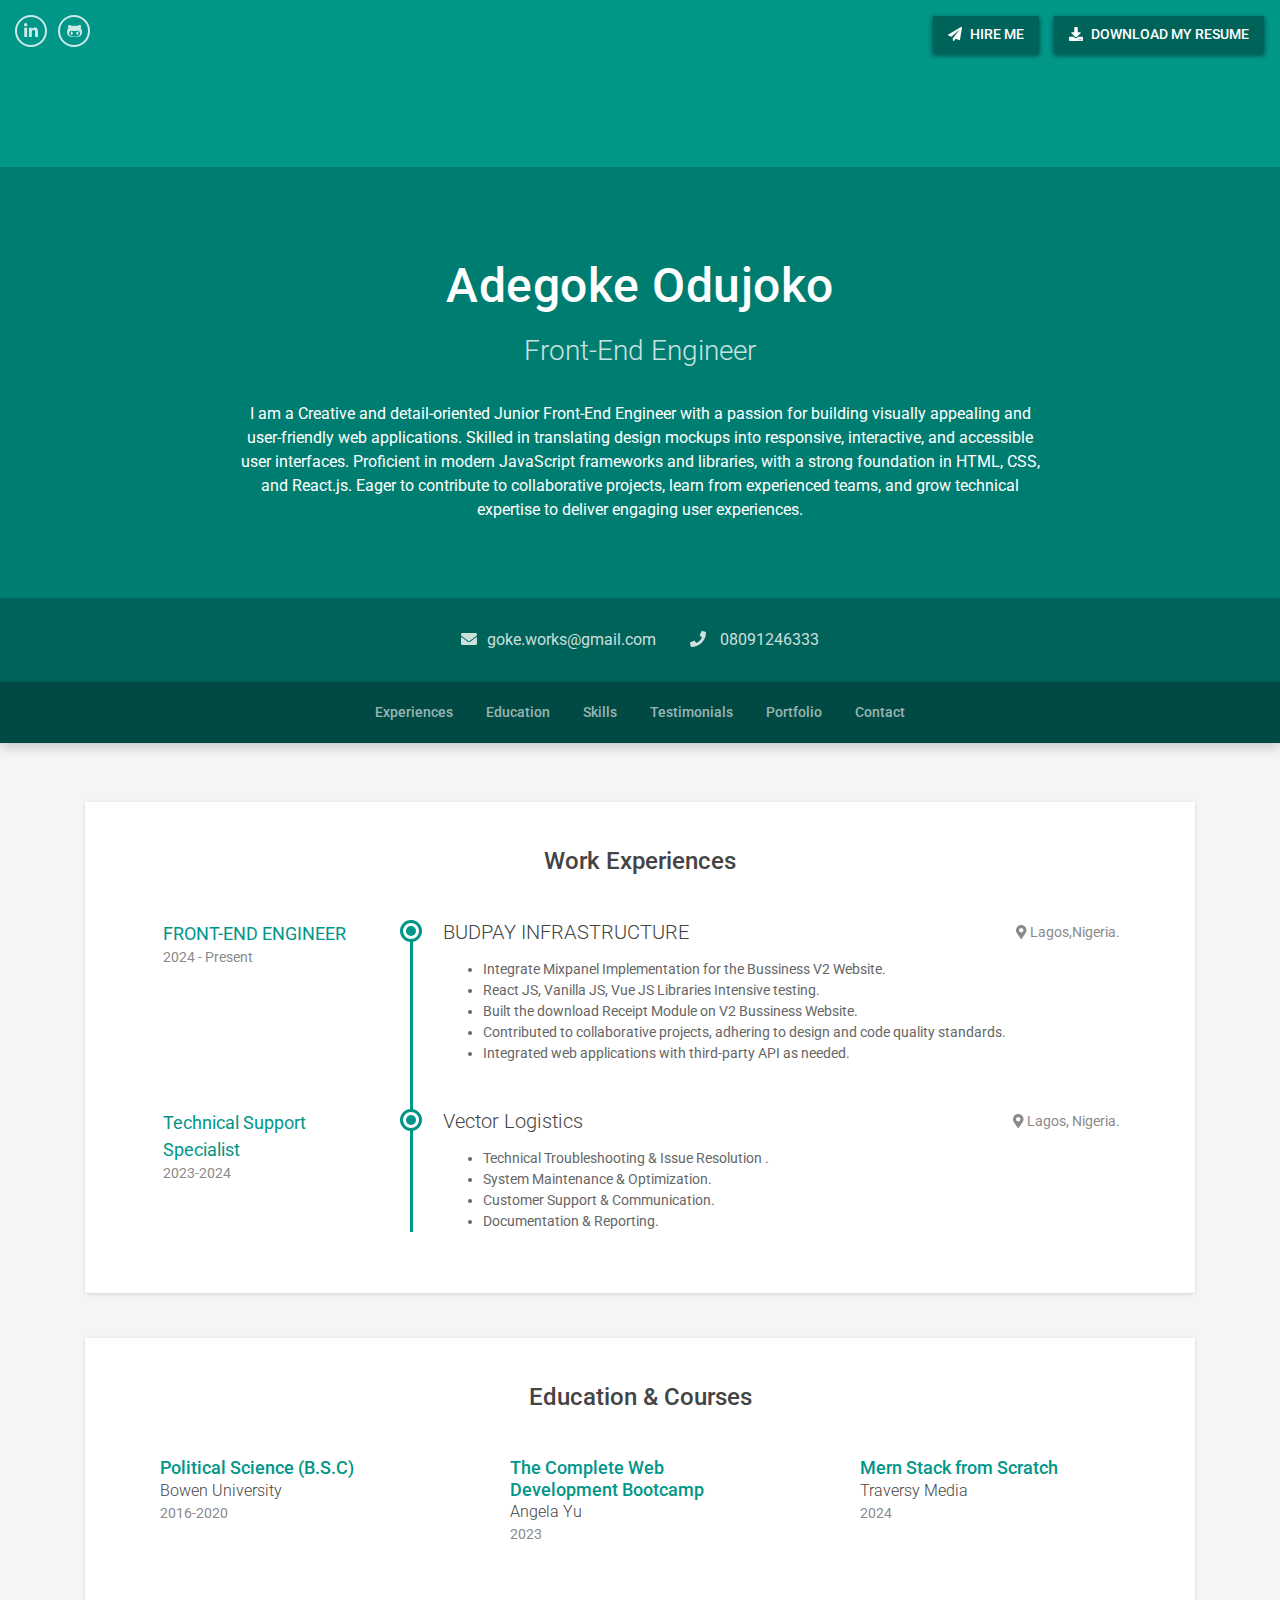
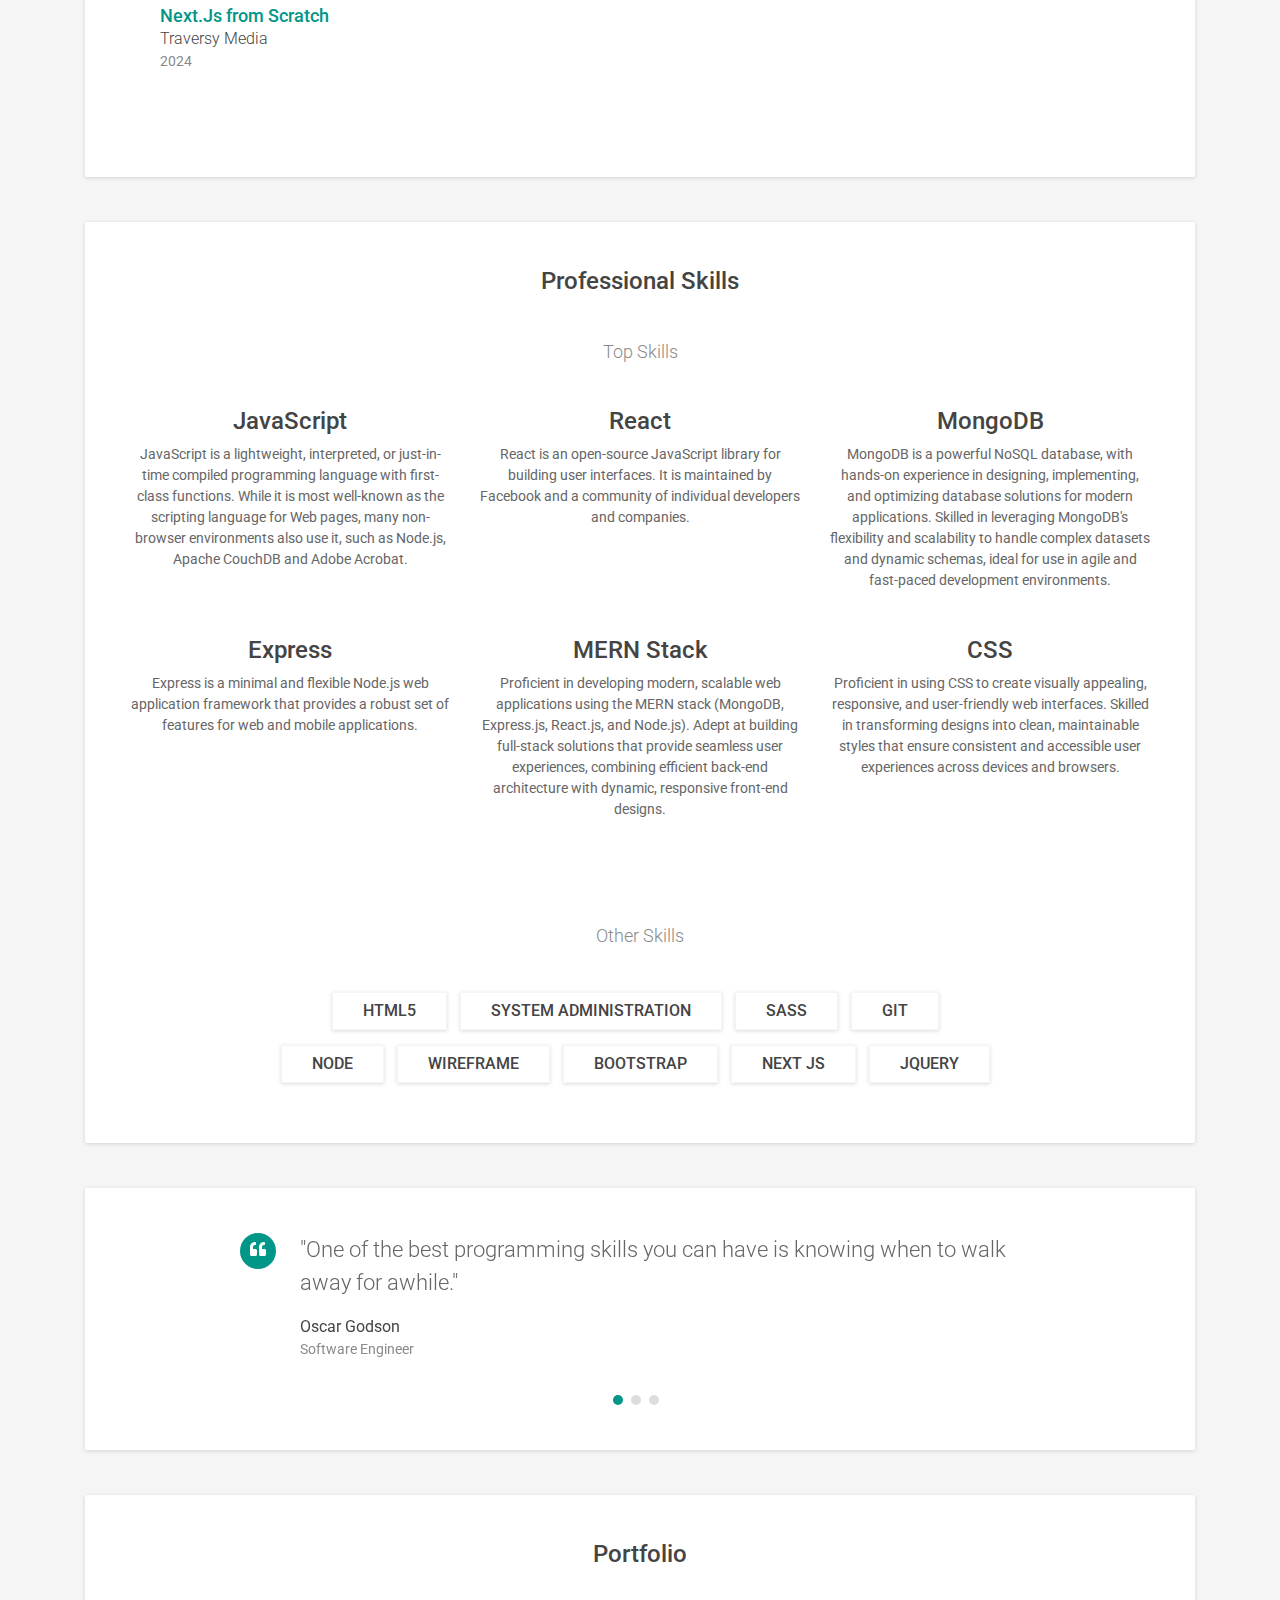
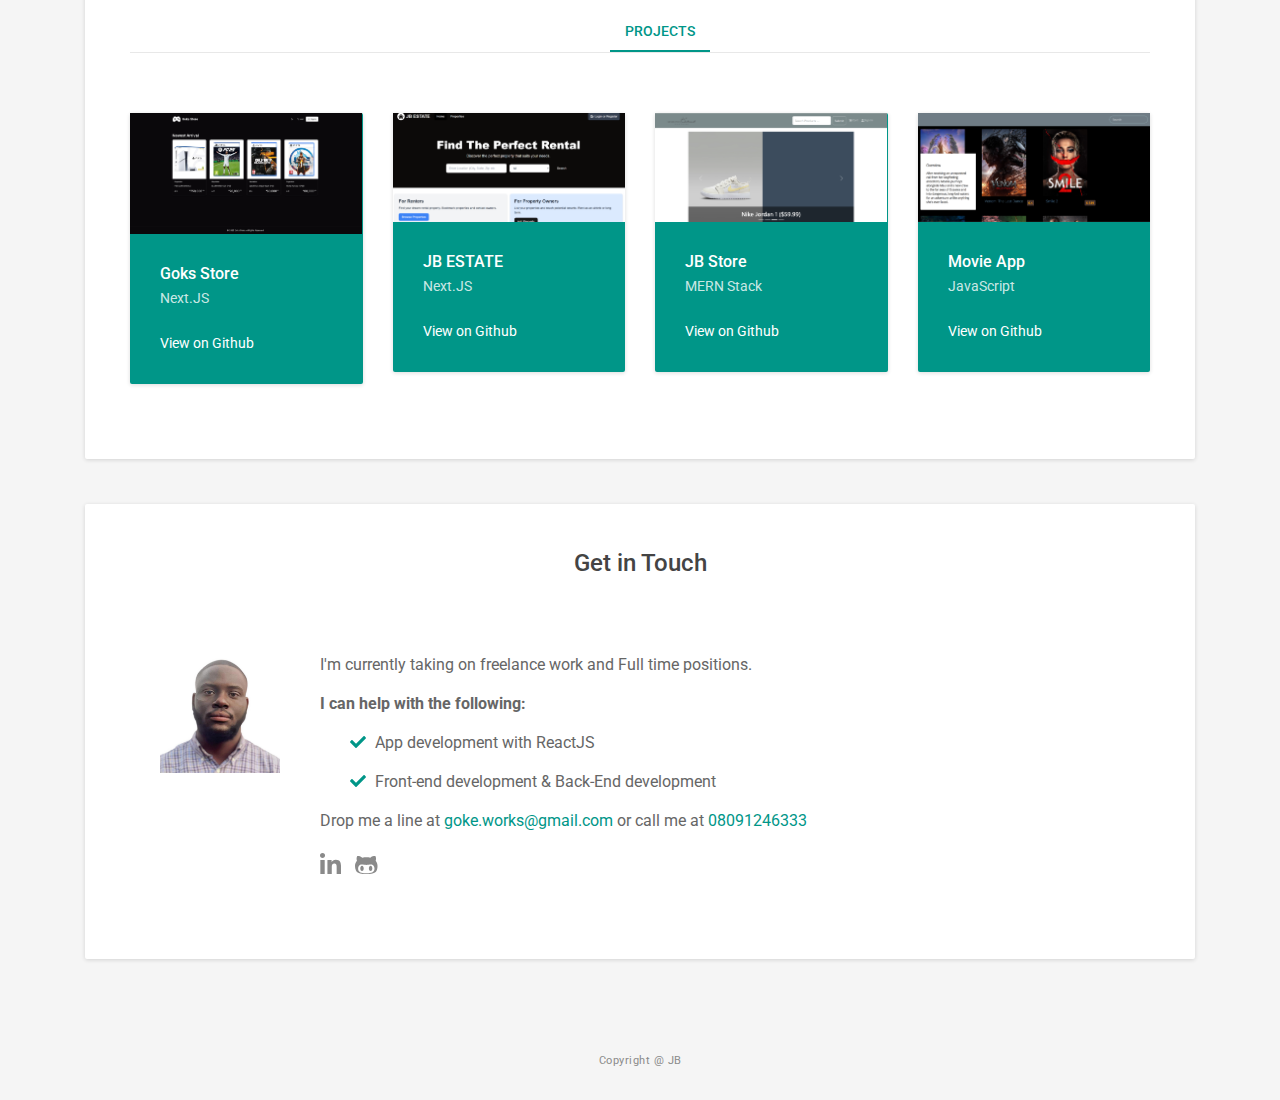
<file: index.html>
<!DOCTYPE html>
<html lang="en">

<head>
    <title>Responsive Resume/CV／Portfolio Template</title>
    <!-- Meta -->
    <meta charset="utf-8">
    <meta http-equiv="X-UA-Compatible" content="IE=edge">
    <meta name="viewport" content="width=device-width, initial-scale=1.0">
    <meta name="description" content="Responsive Resume/CV／Portfolio Template">
    <meta name="author" content="Xiaoying Riley at 3rd Wave Media">
    <link rel="shortcut icon" href="favicon.ico">
    <link
        href='https://fonts.googleapis.com/css?family=Roboto:400,500,400italic,300italic,300,500italic,700,700italic,900,900italic'
        rel='stylesheet' type='text/css'>
    <!-- FontAwesome JS -->
    <script defer src="assets/fontawesome/js/all.js"></script>
    <!-- Global CSS -->
    <link rel="stylesheet" href="assets/plugins/bootstrap/css/bootstrap.min.css">
    <!-- Theme CSS -->
    <link id="theme-style" rel="stylesheet" href="assets/css/theme-3.css">
</head>

<body>

    <header class="header">
        <div class="top-bar container-fluid">
            <div class="actions">
                <a class="btn d-none d-md-inline-block" href="mailto:goke.works@gmail.com"><i class="fas fa-paper-plane"
                        aria-hidden="true"></i> Hire Me</a>
                <a class="btn" href="assets/resume/CV.pdf"><i class="fas fa-download" aria-hidden="true"></i> Download
                    My Resume</a>
            </div><!--//actions-->
            <ul class="social list-inline">
                <li class="list-inline-item"><a href="https://www.linkedin.com/in/adegoke-odujoko"><i
                            class="fab fa-linkedin-in" aria-hidden="true"></i></a></li>
                             <li class="list-inline-item"><a href="https://github.com/BlackboyJb"><i class="fab fa-github-alt"
                            aria-hidden="true"></i></a></li>
                <!-- <li class="list-inline-item"><a href="#"><i class="fab fa-twitter" aria-hidden="true"></i></a></li>
                <li class="list-inline-item"><a href="#"><i class="fab fa-instagram" aria-hidden="true"></i></a></li> -->
                <!-- <li class="list-inline-item"><a href="https://github.com/dejavxtrem"><i class="fab fa-github-alt"
                            aria-hidden="true"></i></a></li> -->
                <!-- <li class="list-inline-item"><a href=""><i class="fab fa-instagram" aria-hidden="true"></i></a></li> -->
                <!-- <li class="list-inline-item"><a href="#"><i class="fab fa-skype" aria-hidden="true"></i></a></li> -->
            </ul><!--//social-->
        </div><!--//top-bar-->

        <div class="intro">
            <div class="container text-center">
                <!-- <img class="profile-image" src="assets/images/picport.png" alt=""> -->
                <h1 class="name">Adegoke Odujoko</h1>
                <div class="title">Front-End Engineer</div>
                <div class="profile">
                    <p>I am a Creative and detail-oriented Junior Front-End Engineer with a passion for building
                        visually appealing and user-friendly web applications. Skilled in translating design mockups
                        into responsive, interactive, and accessible user interfaces. Proficient in modern JavaScript
                        frameworks and libraries, with a strong foundation in HTML, CSS, and React.js. Eager to
                        contribute to collaborative projects, learn from experienced teams, and grow technical expertise
                        to deliver engaging user experiences.</p>
                </div><!--//profile-->
            </div><!--//container-->
        </div><!--//intro-->

        <div class="contact-info">
            <div class="container text-center">
                <ul class="list-inline">
                    <li class="email list-inline-item"><i class="fas fa-envelope"></i><a
                            href="mailto:someone@example.com">goke.works@gmail.com</a></li>
                    <li class="list-inline-item"><i class="fas fa-phone"></i> <a
                            href="tel: +234 8091246333">08091246333</a></li>
                    <!-- <li class="website list-inline-item"><i class="fas fa-globe"></i><a href="#" target="_blank">dejayodujoko.com</a></li> -->
                </ul>
            </div><!--//container-->
        </div><!--//contact-info-->

        <div class="page-nav-space-holder d-none d-md-block">
            <div id="page-nav-wrapper" class="page-nav-wrapper text-center">
                <div class="container">
                    <ul id="page-nav" class="nav page-nav list-inline">
                        <li class="nav-item"><a class="scrollto nav-link" href="#experiences-section">Experiences</a>
                        </li>
                        <li class="nav-item"><a class="scrollto nav-link" href="#education-section">Education</a></li>
                        <li class="nav-item"><a class="scrollto nav-link" href="#skills-section">Skills</a></li>
                        <li class="nav-item"><a class="scrollto nav-link" href="#testimonials-section">Testimonials</a>
                        </li>
                        <li class="nav-item"><a class="scrollto nav-link" href="#portfolio-section">Portfolio</a></li>
                        <li class="nav-item"><a class="scrollto nav-link" href="#contact-section">Contact</a></li>
                    </ul><!--//page-nav-->
                </div>
            </div><!--//page-nav-wrapper-->
        </div>

    </header><!--//header-->

    <div class="wrapper container">
        <section id="experiences-section" class="experiences-section section">
            <h2 class="section-title">Work Experiences</h2>
            <div class="timeline">
                <div class="item">
                    <div class="work-place">
                        <h3 class="place">BUDPAY INFRASTRUCTURE</h3>
                        <div class="location"><i class="fas fa-map-marker-alt mr-1"></i>Lagos,Nigeria.</div>
                    </div>
                    <div class="job-meta">
                        <div class="title">FRONT-END ENGINEER</div>
                        <div class="time">2024 - Present</div>
                    </div><!--//job-meta-->
                    <div class="job-desc">
                        <ul>
                            <li>Integrate Mixpanel Implementation for the Bussiness V2 Website.</li>
                            <li>React JS, Vanilla JS, Vue JS Libraries Intensive testing.</li>
                            <li>Built the download Receipt Module on V2 Bussiness Website. </li>
                            <li>Contributed to collaborative projects, adhering to design and code quality standards.
                            </li>
                            <li>Integrated web applications with third-party API as needed.</li>
                        </ul>
                    </div><!--//job-desc-->
                </div><!--//item-->

                <div class="item">
                    <div class="work-place">
                        <h3 class="place">Vector Logistics</h3>
                        <div class="location"><i class="fas fa-map-marker-alt mr-1"></i>Lagos, Nigeria.</div>
                    </div>
                    <div class="job-meta">
                        <div class="title">Technical Support Specialist</div>
                        <div class="time">2023-2024</div>
                    </div><!--//job-meta-->
                    <div class="job-desc">
                        <ul>
                            <li>Technical Troubleshooting & Issue Resolution .</li>
                            <li>System Maintenance & Optimization.</li>
                            <li>Customer Support & Communication.</li>
                            <li>Documentation & Reporting.</li>
                        </ul>
                    </div><!--//job-desc-->
                </div>

                <!-- <div class="item">
                    <div class="work-place">
                        <h3 class="place">SUPPLYPIKE</h3>
                        <div class="location"><i class="fas fa-map-marker-alt mr-1"></i>Arkansas</div>
                    </div>
                    <div class="job-meta">
                        <div class="title">Integrations Engineer</div>
                        <div class="time">2017 - 2019</div>
                    </div>
                    <div class="job-desc">
                        <ul>
                            <li>Mapping and converting X12 documents to XML, XPATH, JSON, and CSV for
                                Inbound and Outbound Documents series.</li>
                            <li>Works with Supply Chain, and shipping EDI transaction sets (200,900,800
                                series)</li>
                            <li>writing XML, JavaScript, and SQL queries and set up customer Integrations.</li>
                        </ul>
                    </div>
                </div> -->



            </div><!--//timeline-->

        </section><!--//section-->

        <section id="education-section" class="education-section section">
            <h2 class="section-title">Education & Courses</h2>
            <div class="row">
                <!-- <div class="item col-12 col-md-4">
                    <div class="item-inner">
                        <h3 class="degree">MSc Information System</h3>
                        <div class="education-body">
                            University of Arkansas
                        </div>
                        <div class="time">2017 - 2018</div>
                        <div class="desc">
                            
                        </div>
                    </div>
                </div>  -->
                <div class="item col-12 col-md-4">
                    <div class="item-inner">
                        <h3 class="degree">Political Science (B.S.C)</h3>
                        <div class="education-body">
                            Bowen University
                        </div><!--//education-body-->
                        <div class="time">2016-2020</div>
                        <div class="desc">

                        </div>
                    </div><!--//item-inner-->
                </div><!--//item-->


                <div class="item col-12 col-md-4">
                    <div class="item-inner">
                        <h3 class="degree">The Complete Web Development Bootcamp</h3>
                        <div class="education-body">
                            Angela Yu
                        </div>
                        <div class="time">2023</div>
                        <div class="desc">

                        </div>
                    </div>
                </div>


                <div class="item col-12 col-md-4">
                    <div class="item-inner">
                        <h3 class="degree">Mern Stack from Scratch</h3>
                        <div class="education-body">
                            Traversy Media
                        </div>
                        <div class="time">2024</div>
                        <div class="desc">

                        </div>
                    </div>
                </div>

                <div class="item col-12 col-md-4">
                    <div class="item-inner">
                        <h3 class="degree">Next.Js from Scratch</h3>
                        <div class="education-body">
                            Traversy Media
                        </div>
                        <div class="time">2024</div>
                        <div class="desc">

                        </div>
                    </div>
                </div>



            </div><!--//row-->
        </section><!--//section-->


        <section id="skills-section" class="skills-section section text-center">
            <h2 class="section-title">Professional Skills</h2>
            <div class="top-skills">
                <h3 class="subtitle">Top Skills</h3>
                <div class="row">
                    <div class="item col-12 col-md-4">
                        <div class="item-inner">
                            <!-- <div class="chart-easy-pie text-center">
                                <div class="chart-theme-1 chart" data-percent="95"><span>95</span>%</div>
                            </div> -->
                            <h4 class="skill-name">JavaScript</h4>

                            <div class="desc">
                                JavaScript is a lightweight, interpreted, or just-in-time compiled programming language
                                with first-class functions. While it is most well-known as the scripting language for
                                Web pages, many non-browser environments also use it, such as Node.js, Apache CouchDB
                                and Adobe Acrobat.
                            </div>
                        </div><!--//item-inner-->
                    </div><!--//item-->


                    <div class="item col-12 col-md-4">
                        <div class="item-inner">
                            <!-- <div class="chart-easy-pie text-center">
                                <div class="chart-theme-1 chart" data-percent="95"><span>95</span>%</div>
                            </div> -->
                            <h4 class="skill-name">React</h4>

                            <div class="desc">
                                React is an open-source JavaScript library for building user interfaces. It is
                                maintained by Facebook and a community of individual developers and companies.
                            </div>
                        </div><!--//item-inner-->
                    </div><!--//item-->


                    <div class="item col-12 col-md-4">
                        <div class="item-inner">
                            <h4 class="skill-name">MongoDB</h4>

                            <div class="desc">
                                MongoDB is a powerful NoSQL database, with hands-on experience in designing,
                                implementing, and optimizing database solutions for modern applications. Skilled in
                                leveraging MongoDB's flexibility and scalability to handle complex datasets and dynamic
                                schemas, ideal for use in agile and fast-paced development environments.
                            </div>
                        </div>
                    </div>


                    <div class="item col-12 col-md-4">
                        <div class="item-inner">
                            <!-- <div class="chart-easy-pie text-center">
                                <div class="chart-theme-1 chart" data-percent="95"><span>95</span>%</div>
                            </div> -->
                            <h4 class="skill-name">Express</h4>

                            <div class="desc">
                                Express is a minimal and flexible Node.js web application framework that provides a
                                robust set of features for web and mobile applications.
                            </div>
                        </div><!--//item-inner-->
                    </div>



                    <div class="item col-12 col-md-4">
                        <div class="item-inner">
                            <h4 class="skill-name">MERN Stack</h4>

                            <div class="desc">
                                Proficient in developing modern, scalable web applications using the MERN stack
                                (MongoDB, Express.js, React.js, and Node.js). Adept at building full-stack solutions
                                that provide seamless user experiences, combining efficient back-end architecture with
                                dynamic, responsive front-end designs.
                            </div>
                        </div>
                    </div>



                    <div class="item col-12 col-md-4">
                        <div class="item-inner">
                            <h4 class="skill-name">CSS</h4>

                            <div class="desc">
                                Proficient in using CSS to create visually appealing, responsive, and user-friendly web
                                interfaces. Skilled in transforming designs into clean, maintainable styles that ensure
                                consistent and accessible user experiences across devices and browsers.
                            </div>
                        </div>
                    </div>


                </div><!--//row-->
            </div><!--//top-skills-->

            <div class="other-skills">
                <h3 class="subtitle">Other Skills</h3>
                <div class="misc-skills">
                    <span class="skill-tag">HTML5</span>
                    <span class="skill-tag">SYSTEM ADMINISTRATION</span>
                    <span class="skill-tag">SASS</span>
                    <span class="skill-tag">GIT</span>
                    <br>
                    <span class="skill-tag">NODE</span>
                    <span class="skill-tag">WIREFRAME</span>
                    <span class="skill-tag">BOOTSTRAP</span>
                    <span class="skill-tag">NEXT JS</span>
                    <span class="skill-tag">JQUERY</span>

                </div>
            </div><!--//other-skills-->

        </section><!--//skills-section-->

        <section id="testimonials-section" class="testimonials-section section">


            <div id="testimonials-carousel" class="testimonials-carousel carousel slide" data-interval="8000">

                <!-- Indicators -->
                <ol class="carousel-indicators">
                    <li data-target="#testimonials-carousel" data-slide-to="0" class="active"></li>
                    <li data-target="#testimonials-carousel" data-slide-to="1"></li>
                    <li data-target="#testimonials-carousel" data-slide-to="2"></li>
                </ol>

                <!-- Wrapper for slides -->
                <div class="carousel-inner">
                    <div class="item carousel-item active">
                        <blockquote class="quote">
                            <p><span class="icon-holder"><i class="fas fa-quote-left"></i></span>
                                "One of the best programming skills you can have is knowing when to walk away for
                                awhile."</p>
                        </blockquote>
                        <div class="source">
                            <div class="name">Oscar Godson</div>
                            <div class="position">Software Engineer</div>
                        </div><!--//source-->

                    </div><!--//item-->
                    <div class="item carousel-item">
                        <blockquote class="quote">
                            <p><span class="icon-holder"><i class="fas fa-quote-left"></i></span>
                                Without requirements or design, programming is the art of adding bugs to an empty text
                                file</p>

                        </blockquote>
                        <div class="source">
                            <div class="name">Louis Srygley</div>
                            <div class="position">Senior Developer</div>
                        </div><!--//source-->

                    </div><!--//item-->
                    <div class="item carousel-item">
                        <blockquote class="quote">
                            <p><span class="icon-holder"><i class="fas fa-quote-left"></i></span>

                                "No one in the brief history of computing has ever written a piece of perfect software.
                                It's unlikely that you'll be the first."</p>
                        </blockquote>
                        <div class="source">
                            <div class="name">Andrew Hunt</div>
                            <div class="position">Programmer </div>
                        </div><!--//source-->
                    </div><!--//item-->

                </div><!--//carousel-inner-->
            </div><!--//testimonials-carousel-->

        </section><!--//section-->


        <section id="portfolio-section" class="portfolio-section section">
            <h2 class="section-title">Portfolio</h2>
            <ul id="filters" class="filters clearfix">
                <li class="type active" data-filter="*">Projects</li>
                <!-- <li class="type" data-filter=".backend">Full-Stack</li> -->
                <!-- <li class="type" data-filter=".frontend">Front-end</li> -->
            </ul>
            <div class="items-wrapper isotope row">
                <div class="item backend col-lg-3 col-6">
                    <div class="item-inner">
                        <figure class="figure">
                            <img class="img-fluid" src="assets/goksstore.png" alt="" />
                        </figure>
                        <div class="content text-left">
                            <h3 class="sub-title"><a href="https://goks-store.vercel.app/">Goks Store</a>
                            </h3>
                            <div class="meta">Next.JS</div>
                            <div class="action"><a href="https://github.com/BlackboyJb/Goks-Store.git">View on
                                    Github</a> </div>
                        </div>
                    </div>
                </div>

                

                <div class="item backend col-lg-3 col-6">
                    <div class="item-inner">
                        <figure class="figure">
                            <img class="img-fluid" src="assets/jb-estate-screenshot.png" alt="" />
                        </figure>
                        <div class="content text-left">
                            <h3 class="sub-title"><a href="https://jb-housing.vercel.app/">JB ESTATE</a>
                            </h3>
                            <div class="meta">Next.JS</div>
                            <div class="action"><a href="https://github.com/BlackboyJb/JB_Housing.git">View on
                                    Github</a> </div>
                        </div>
                    </div>
                </div>

                <div class="item backend col-lg-3 col-6">
                    <div class="item-inner">
                        <figure class="figure">
                            <img class="img-fluid" src="assets/images/portfolio/jb store.png" alt="" />
                        </figure>
                        <div class="content text-left">
                            <h3 class="sub-title"><a href="https://jb-store-rgsb.onrender.com/">JB Store</a></h3>
                            <div class="meta">MERN Stack</div>
                            <div class="action"><a href="https://github.com/BlackboyJb/JB-store.git">View on
                                    Github</a></div>
                        </div><!--//content-->
                    </div><!--//item-inner-->
                </div><!--//item-->
                
                <div class="item frontend col-lg-3 col-6">
                    <div class="item-inner">
                        <figure class="figure">
                            <img class="img-fluid" src="assets/images/portfolio/movie pic.png" alt="" />
                        </figure>
                        <div class="content text-left">
                            <h3 class="sub-title"><a href=" https://blackboyjb.github.io/Movieapp.html/">Movie App</a>
                            </h3>
                            <div class="meta">JavaScript</div>
                            <div class="action"><a href="https://github.com/BlackboyJb/Movieapp.html.git">View on
                                    Github</a></div>
                        </div><!--//content-->
                    </div>
                </div>


                
                <!-- <div class="item frontend col-lg-3 col-6">
                    <div class="item-inner">
                        <figure class="figure">
                            <img class="img-fluid" src="assets/images/portfolio/github picture.png" alt="" />
                        </figure>
                        <div class="content text-left">
                            <h3 class="sub-title"><a href="https://blackboyjb.github.io/githubSearch.html/">Github
                                    Profile Search</a></h3>
                            <div class="meta">Javascript</div>
                            <div class="action"><a href="https://github.com/BlackboyJb/githubSearch.html.git">View on
                                    Github</a></div>
                        </div>
                    </div>
                </div> -->

            </div><!--//item-wrapper-->

        </section><!--//section-->

        <section id="contact-section" class="contact-section section">
            <h2 class="section-title">Get in Touch</h2>
            <div class="intro">
                <img class="profile-image" src="assets/images/pic.JPG" alt="">
                <div class="dialog">
                    <p>I'm currently taking on freelance work and Full time positions.</p>
                    <p><strong>I can help with the following:</strong></p>
                    <ul class="list-unstyled service-list">
                        <li><i class="fas fa-check" aria-hidden="true"></i> App development with ReactJS</li>
                        <li><i class="fas fa-check" aria-hidden="true"></i> Front-end development & Back-End development</li>
                        <!-- <li><i class="fas fa-check" aria-hidden="true"></i> Back-end development with
                            Ruby/Rails/Node/Express</li>
                        <li><i class="fas fa-check" aria-hidden="true"></i> UI development</li> -->
                        <!-- <li><i class="fas fa-check" aria-hidden="true"></i> EDI development</li> -->
                    </ul>
                    <p>Drop me a line at <a href="mailto:dejavxtrem@dejayodujoko.com">goke.works@gmail.com</a> or
                        call me at <a href="tel:01234567890">08091246333</a></p>
                    <ul class="social list-inline">
                        <li class="list-inline-item"><a href="https://www.linkedin.com/in/adegoke-odujoko/"><i
                                    class="fab fa-linkedin-in" aria-hidden="true"></i></a></li>
                        <!-- <li class="list-inline-item"><a href="#"><i class="fab fa-twitter" aria-hidden="true"></i></a>
                        </li>
                        <li class="list-inline-item"><a href="#"><i class="fab fa-instagram" aria-hidden="true"></i></a>
                        </li> -->
                        <li class="list-inline-item"><a href="https://github.com/BlackboyJb"><i
                                    class="fab fa-github-alt" aria-hidden="true"></i></a></li>
                        <!-- <li class="list-inline-item"><a href="#"><i class="fab fa-skype" aria-hidden="true"></i></a>
                        </li> -->
                    </ul><!--//social-->
                </div><!--//diaplog-->
            </div><!--//intro-->

        </section><!--//section-->

    </div><!--//wrapper-->

    <footer class="footer text-center">
        <div class="container">
            <small class="copyright"> Copyright @ <a href="http://themes.3rdwavemedia.com/"
                    target="_blank">JB</a></small>
        </div><!--//container-->
    </footer>

    <!-- *****CONFIGURE STYLE (REMOVE ON YOUR PRODUCTION SITE)****** -->


    <!-- Javascript -->
    <script type="text/javascript" src="assets/plugins/jquery-3.4.1.min.js"></script>
    <script type="text/javascript" src="assets/plugins/popper.min.js"></script>
    <script type="text/javascript" src="assets/plugins/bootstrap/js/bootstrap.min.js"></script>
    <script type="text/javascript" src="assets/plugins/back-to-top.js"></script>
    <script type="text/javascript" src="assets/plugins/jquery-scrollTo/jquery.scrollTo.min.js"></script>
    <script type="text/javascript" src="assets/plugins/easy-pie-chart/dist/jquery.easypiechart.min.js"></script>
    <script type="text/javascript" src="assets/plugins/imagesloaded.pkgd.min.js"></script>
    <script type="text/javascript" src="assets/plugins/isotope.pkgd.min.js"></script>

    <!-- custom js -->
    <script type="text/javascript" src="assets/js/main.js"></script>

    <!-- Style Switcher (REMOVE ON YOUR PRODUCTION SITE) -->



</body>

</html>
</file>
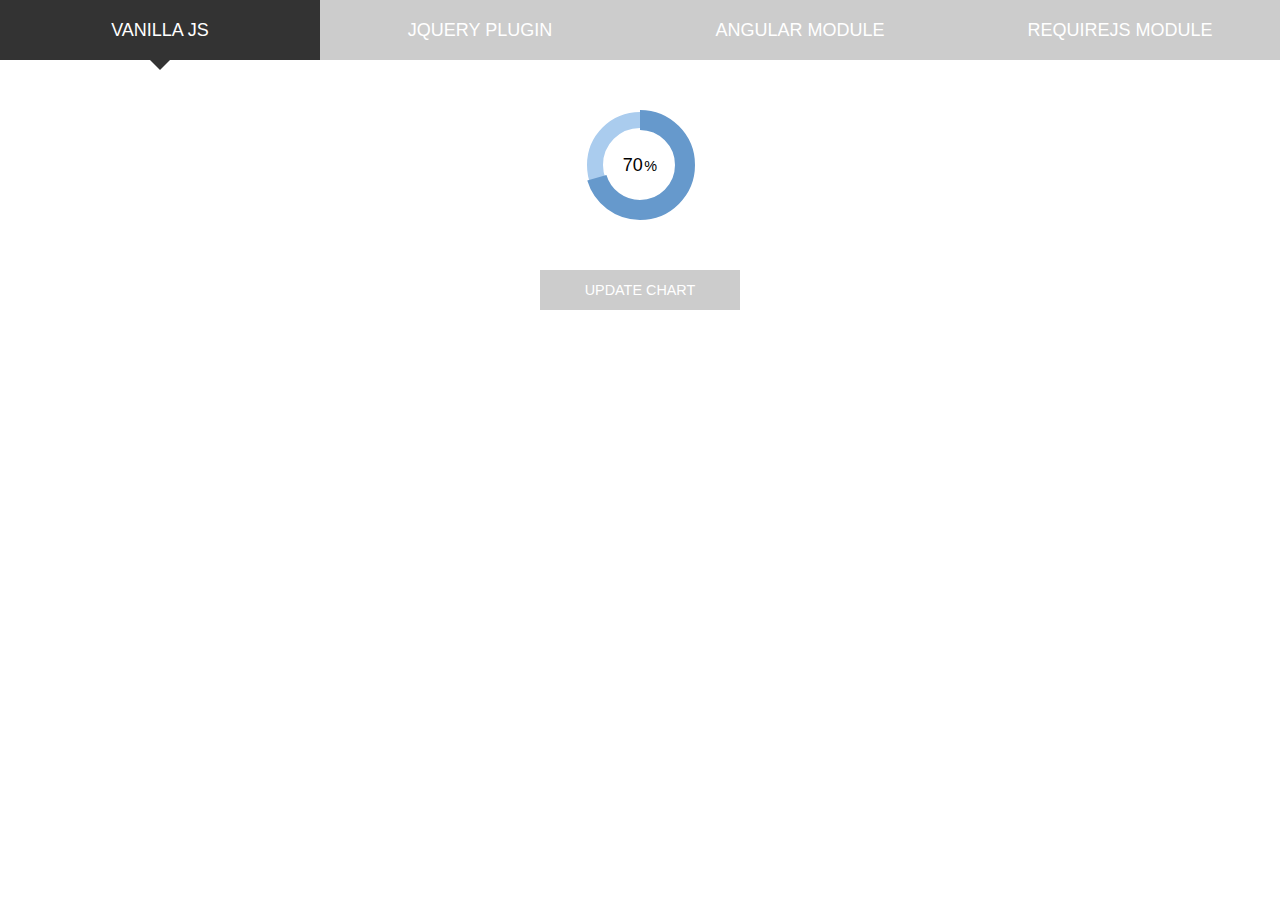
<file: assets/plugins/easy-pie-chart/demo/index.html>
<!doctype html>
<html lang="en">
<head>
	<meta charset="UTF-8"/>
	<title>vanilla</title>
	<meta name="viewport" content="width=device-width"/>
	<link rel="stylesheet" href="style.css"/>
</head>
<body>

	<ul>
		<li><a href="index.html" class="active">Vanilla JS</a></li>
		<li><a href="jquery.html">jQuery plugin</a></li>
		<li><a href="angular.html">Angular module</a></li>
		<li><a href="requirejs.html">RequireJS module</a></li>
	</ul>

	<span class="chart" data-percent="86">
		<span class="percent"></span>
	</span>

	<span class="btn js_update">Update chart</span>

	<script src="../dist/easypiechart.js"></script>
	<script>
	document.addEventListener('DOMContentLoaded', function() {
		var chart = window.chart = new EasyPieChart(document.querySelector('span'), {
			easing: 'easeOutElastic',
			delay: 3000,
			barColor: '#69c',
			trackColor: '#ace',
			scaleColor: false,
			lineWidth: 20,
			trackWidth: 16,
			lineCap: 'butt',
			onStep: function(from, to, percent) {
				this.el.children[0].innerHTML = Math.round(percent);
			}
		});

		document.querySelector('.js_update').addEventListener('click', function(e) {
			chart.update(Math.random()*200-100);
		});

	});
	</script>
</body>
</html>
</file>
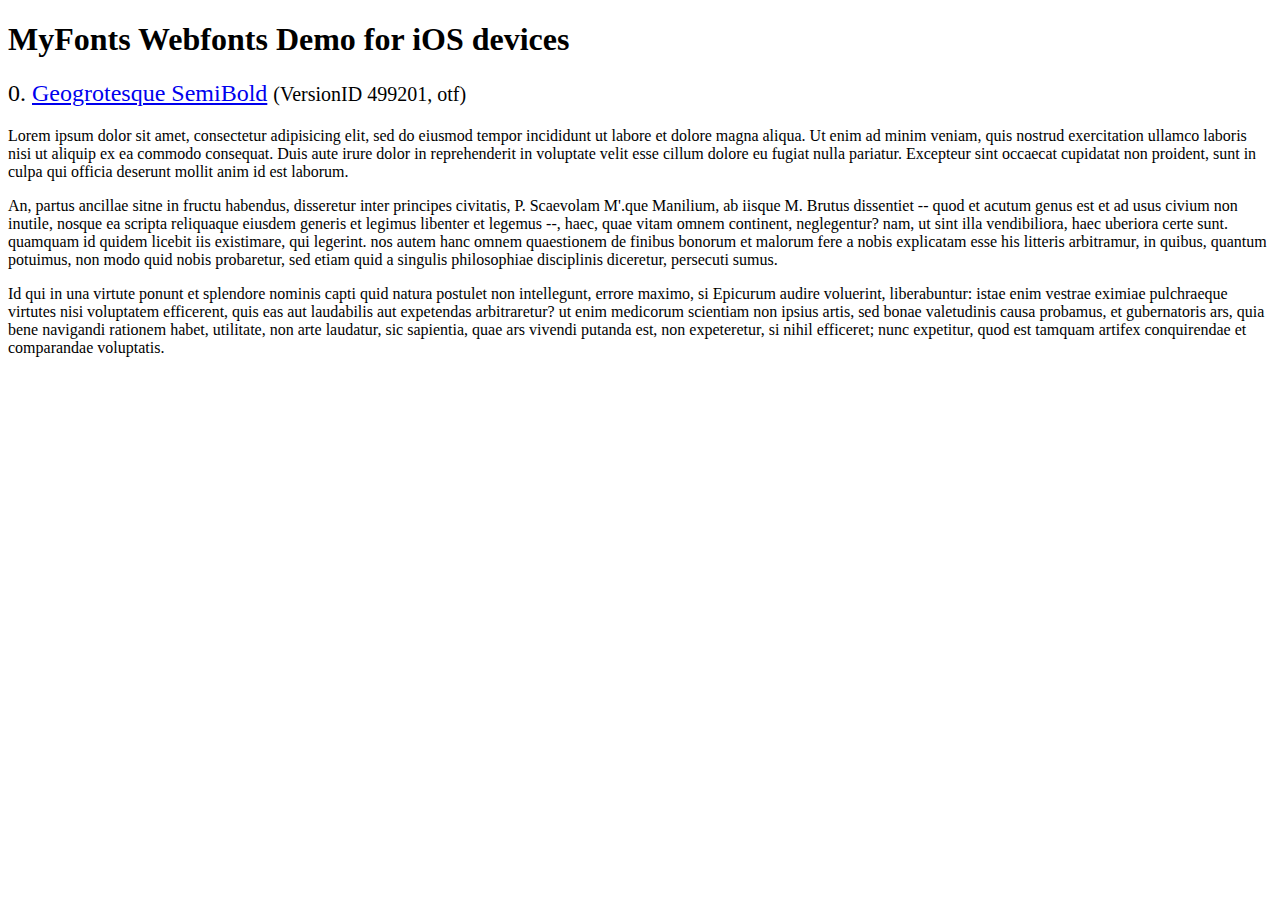
<file: assets/plugins/flexslider/demo/fonts/webfonts/geo-semibold/svg/index.html>
<!DOCTYPE html>
<html>
<head>
<title>MyFonts Webfonts Demo for iOS devices</title>
<meta http-equiv="content-type" content="text/html; charset=utf-8" />

<style type="text/css" media="all">

	h2 {
		 font-weight:normal;
	}

		
	@font-face {
		font-family:"Geogrotesque-SemiBold";
		src:url("style_169898.svg#Geogrotesque-SemiBold") format("svg");
	}
	
	.webfont_0 {
		font-family: Geogrotesque-SemiBold;
	}
		
</style>

</head>

<body>

<h1>MyFonts Webfonts Demo for iOS devices</h1>


<h2>0. <span class='webfont_0'><a href='http://new.myfonts.com/search/style::169898/'>Geogrotesque SemiBold</a></span>
<small>(VersionID 499201, otf)</small>
</h2>

<p class='webfont_0'>Lorem ipsum dolor sit amet, consectetur adipisicing elit, sed do eiusmod tempor incididunt ut labore et dolore magna aliqua. Ut enim ad minim veniam, quis nostrud exercitation ullamco laboris nisi ut aliquip ex ea commodo consequat. Duis aute irure dolor in reprehenderit in voluptate velit esse cillum dolore eu fugiat nulla pariatur. Excepteur sint occaecat cupidatat non proident, sunt in culpa qui officia deserunt mollit anim id est laborum.</p>

<p class='webfont_0'>An, partus ancillae sitne in fructu habendus, disseretur inter principes civitatis, P. Scaevolam M'.que Manilium, ab iisque M. Brutus dissentiet -- quod et acutum genus est et ad usus civium non inutile, nosque ea scripta reliquaque eiusdem generis et legimus libenter et legemus --, haec, quae vitam omnem continent, neglegentur? nam, ut sint illa vendibiliora, haec uberiora certe sunt. quamquam id quidem licebit iis existimare, qui legerint. nos autem hanc omnem quaestionem de finibus bonorum et malorum fere a nobis explicatam esse his litteris arbitramur, in quibus, quantum potuimus, non modo quid nobis probaretur, sed etiam quid a singulis philosophiae disciplinis diceretur, persecuti sumus.</p>

<p class='webfont_0'>Id qui in una virtute ponunt et splendore nominis capti quid natura postulet non intellegunt, errore maximo, si Epicurum audire voluerint, liberabuntur: istae enim vestrae eximiae pulchraeque virtutes nisi voluptatem efficerent, quis eas aut laudabilis aut expetendas arbitraretur? ut enim medicorum scientiam non ipsius artis, sed bonae valetudinis causa probamus, et gubernatoris ars, quia bene navigandi rationem habet, utilitate, non arte laudatur, sic sapientia, quae ars vivendi putanda est, non expeteretur, si nihil efficeret; nunc expetitur, quod est tamquam artifex conquirendae et comparandae voluptatis.</p>




</body>
</html>
</file>
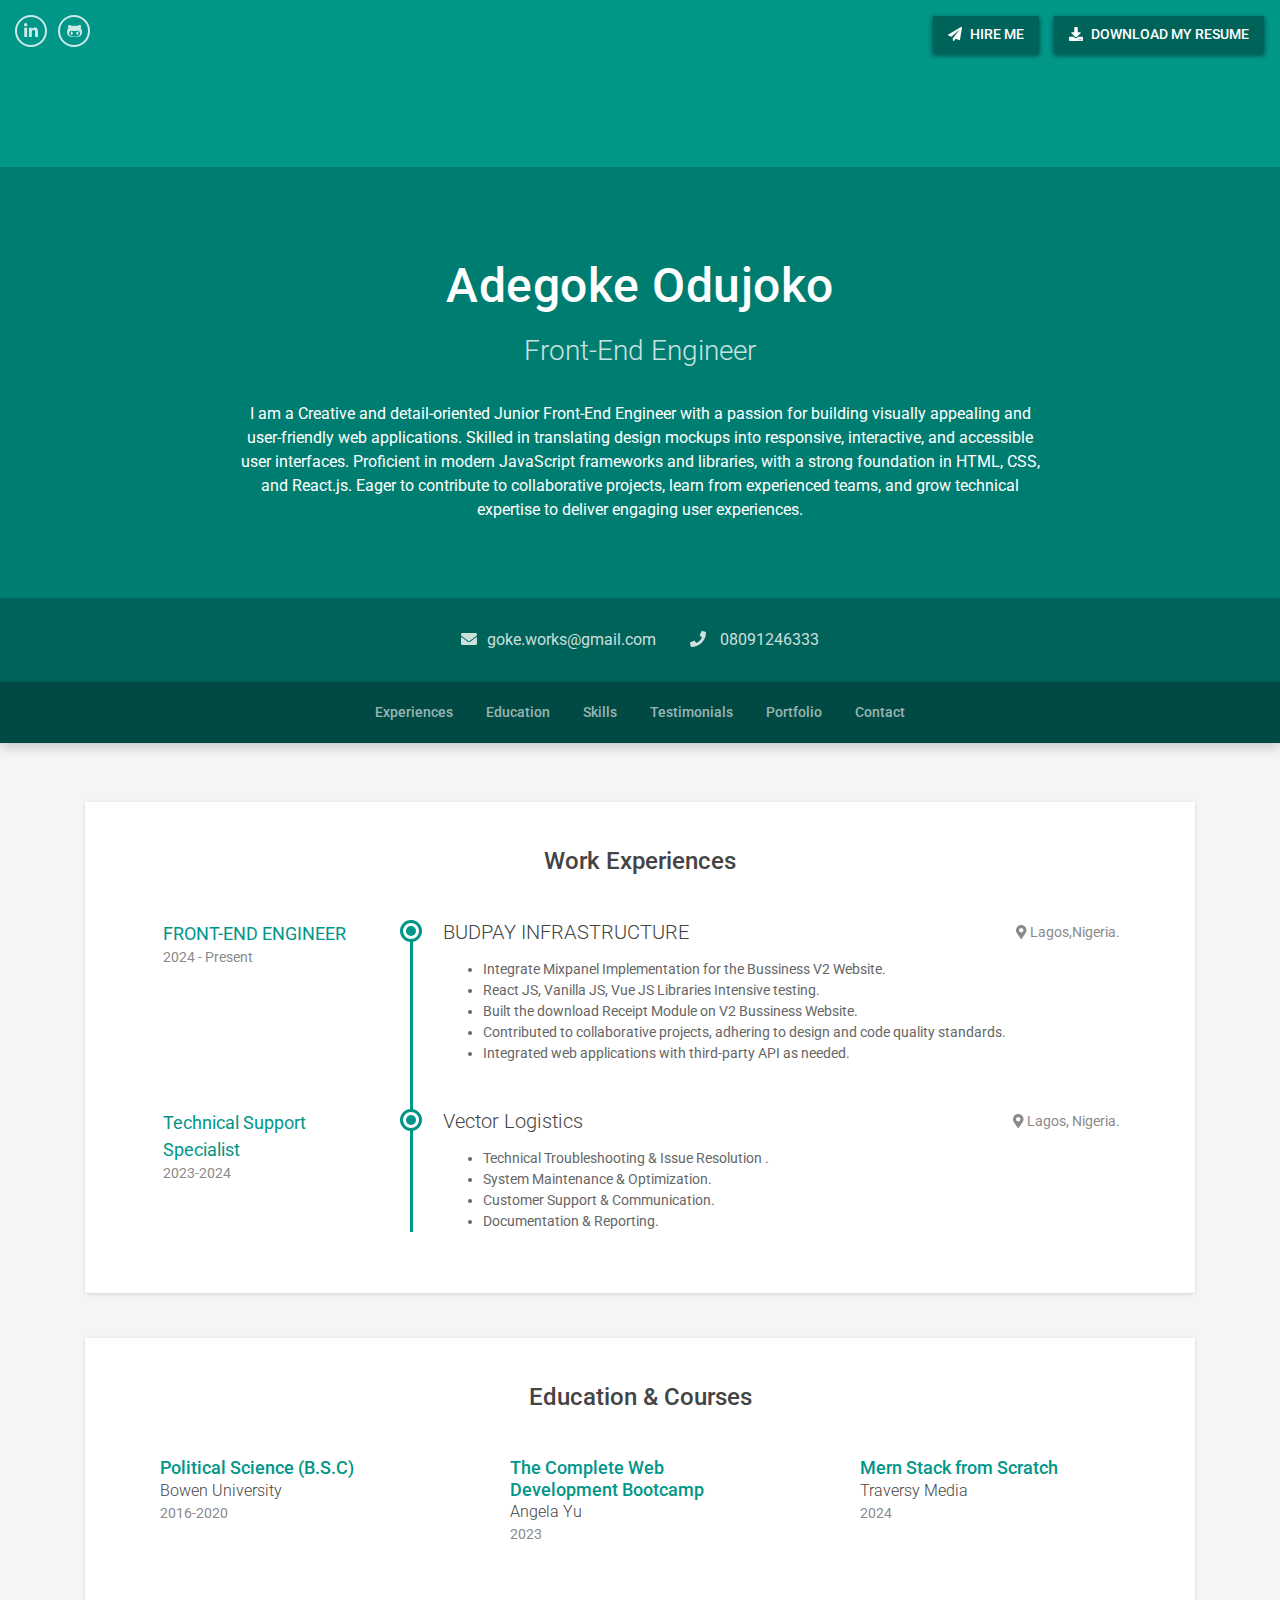
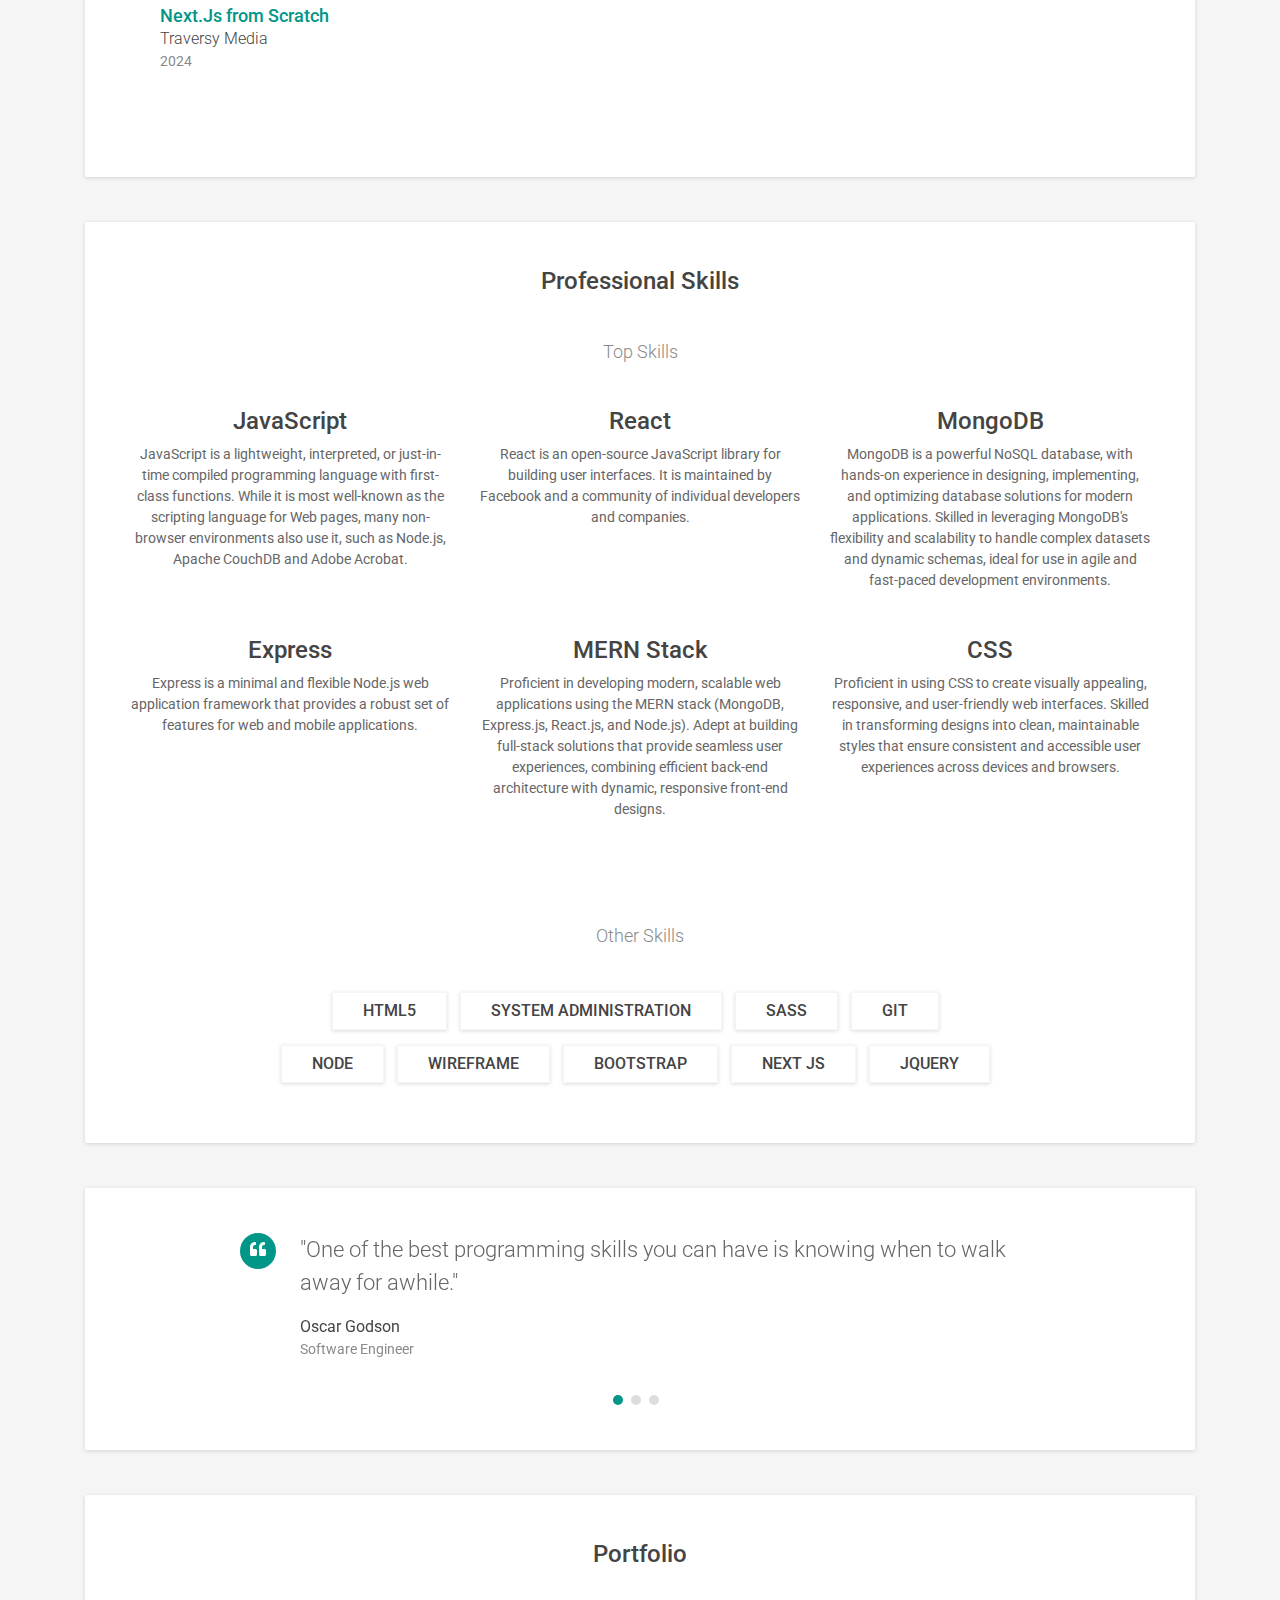
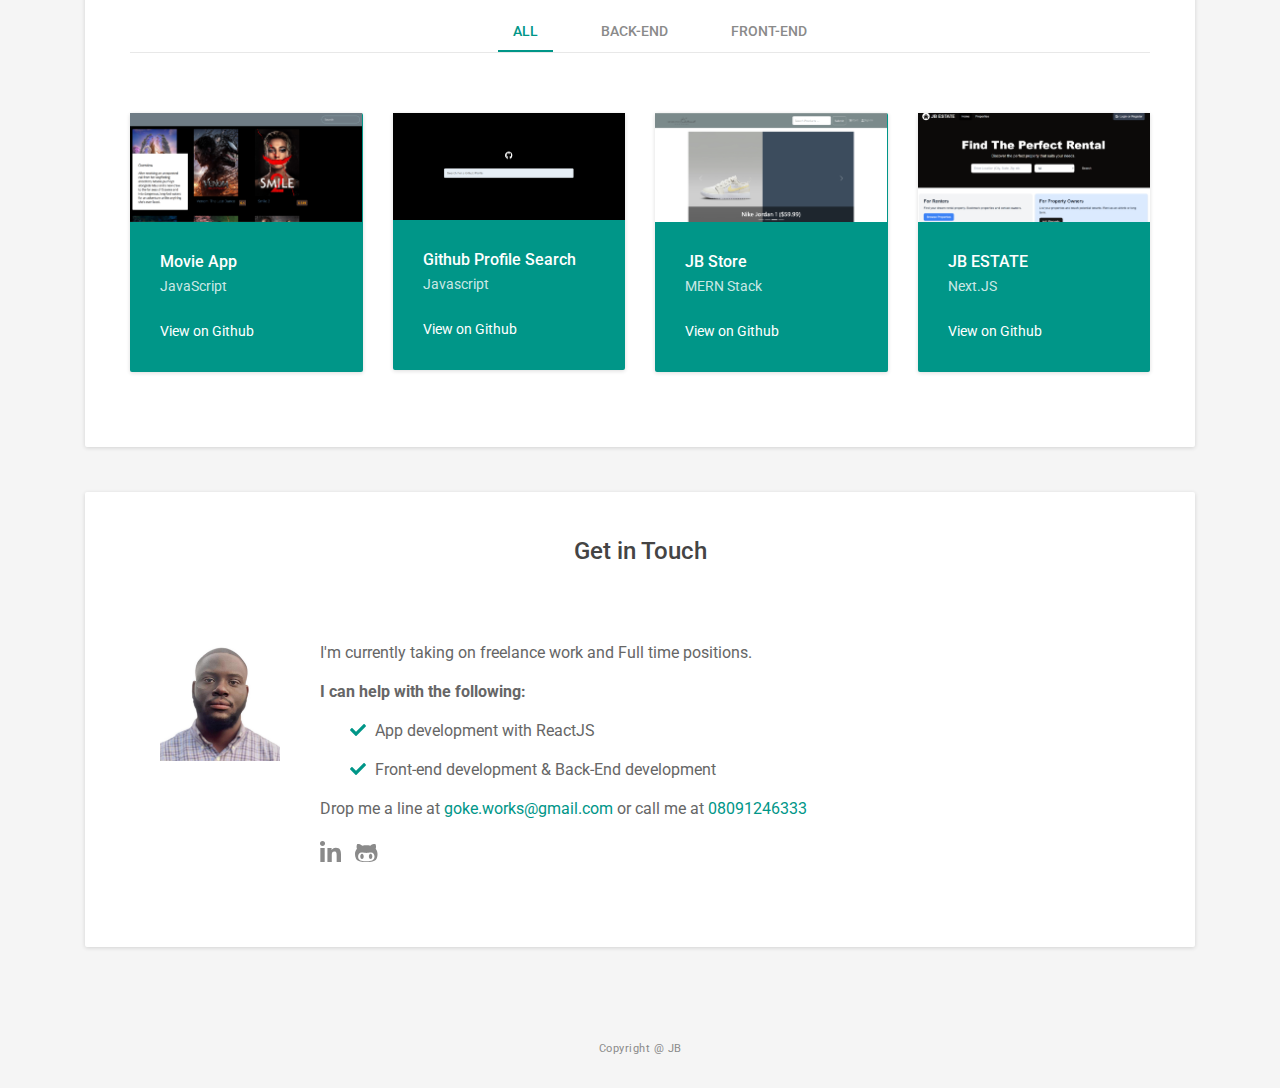
<file: home.html>
<!DOCTYPE html>
<html lang="en">

<head>
    <title>Responsive Resume/CV／Portfolio Template</title>
    <!-- Meta -->
    <meta charset="utf-8">
    <meta http-equiv="X-UA-Compatible" content="IE=edge">
    <meta name="viewport" content="width=device-width, initial-scale=1.0">
    <meta name="description" content="Responsive Resume/CV／Portfolio Template">
    <meta name="author" content="Xiaoying Riley at 3rd Wave Media">
    <link rel="shortcut icon" href="favicon.ico">
    <link
        href='https://fonts.googleapis.com/css?family=Roboto:400,500,400italic,300italic,300,500italic,700,700italic,900,900italic'
        rel='stylesheet' type='text/css'>
    <!-- FontAwesome JS -->
    <script defer src="assets/fontawesome/js/all.js"></script>
    <!-- Global CSS -->
    <link rel="stylesheet" href="assets/plugins/bootstrap/css/bootstrap.min.css">
    <!-- Theme CSS -->
    <link id="theme-style" rel="stylesheet" href="assets/css/theme-3.css">
</head>

<body>

    <header class="header">
        <div class="top-bar container-fluid">
            <div class="actions">
                <a class="btn d-none d-md-inline-block" href="mailto:goke.works@gmail.com"><i class="fas fa-paper-plane"
                        aria-hidden="true"></i> Hire Me</a>
                <a class="btn" href="assets/resume/CV.pdf"><i class="fas fa-download" aria-hidden="true"></i> Download
                    My Resume</a>
            </div><!--//actions-->
            <ul class="social list-inline">
                <li class="list-inline-item"><a href="https://www.linkedin.com/in/adegoke-odujoko"><i
                            class="fab fa-linkedin-in" aria-hidden="true"></i></a></li>
                             <li class="list-inline-item"><a href="https://github.com/BlackboyJb"><i class="fab fa-github-alt"
                            aria-hidden="true"></i></a></li>
                <!-- <li class="list-inline-item"><a href="#"><i class="fab fa-twitter" aria-hidden="true"></i></a></li>
                <li class="list-inline-item"><a href="#"><i class="fab fa-instagram" aria-hidden="true"></i></a></li> -->
                <!-- <li class="list-inline-item"><a href="https://github.com/dejavxtrem"><i class="fab fa-github-alt"
                            aria-hidden="true"></i></a></li> -->
                <!-- <li class="list-inline-item"><a href=""><i class="fab fa-instagram" aria-hidden="true"></i></a></li> -->
                <!-- <li class="list-inline-item"><a href="#"><i class="fab fa-skype" aria-hidden="true"></i></a></li> -->
            </ul><!--//social-->
        </div><!--//top-bar-->

        <div class="intro">
            <div class="container text-center">
                <!-- <img class="profile-image" src="assets/images/picport.png" alt=""> -->
                <h1 class="name">Adegoke Odujoko</h1>
                <div class="title">Front-End Engineer</div>
                <div class="profile">
                    <p>I am a Creative and detail-oriented Junior Front-End Engineer with a passion for building
                        visually appealing and user-friendly web applications. Skilled in translating design mockups
                        into responsive, interactive, and accessible user interfaces. Proficient in modern JavaScript
                        frameworks and libraries, with a strong foundation in HTML, CSS, and React.js. Eager to
                        contribute to collaborative projects, learn from experienced teams, and grow technical expertise
                        to deliver engaging user experiences.</p>
                </div><!--//profile-->
            </div><!--//container-->
        </div><!--//intro-->

        <div class="contact-info">
            <div class="container text-center">
                <ul class="list-inline">
                    <li class="email list-inline-item"><i class="fas fa-envelope"></i><a
                            href="mailto:someone@example.com">goke.works@gmail.com</a></li>
                    <li class="list-inline-item"><i class="fas fa-phone"></i> <a
                            href="tel: +234 8091246333">08091246333</a></li>
                    <!-- <li class="website list-inline-item"><i class="fas fa-globe"></i><a href="#" target="_blank">dejayodujoko.com</a></li> -->
                </ul>
            </div><!--//container-->
        </div><!--//contact-info-->

        <div class="page-nav-space-holder d-none d-md-block">
            <div id="page-nav-wrapper" class="page-nav-wrapper text-center">
                <div class="container">
                    <ul id="page-nav" class="nav page-nav list-inline">
                        <li class="nav-item"><a class="scrollto nav-link" href="#experiences-section">Experiences</a>
                        </li>
                        <li class="nav-item"><a class="scrollto nav-link" href="#education-section">Education</a></li>
                        <li class="nav-item"><a class="scrollto nav-link" href="#skills-section">Skills</a></li>
                        <li class="nav-item"><a class="scrollto nav-link" href="#testimonials-section">Testimonials</a>
                        </li>
                        <li class="nav-item"><a class="scrollto nav-link" href="#portfolio-section">Portfolio</a></li>
                        <li class="nav-item"><a class="scrollto nav-link" href="#contact-section">Contact</a></li>
                    </ul><!--//page-nav-->
                </div>
            </div><!--//page-nav-wrapper-->
        </div>

    </header><!--//header-->

    <div class="wrapper container">
        <section id="experiences-section" class="experiences-section section">
            <h2 class="section-title">Work Experiences</h2>
            <div class="timeline">
                <div class="item">
                    <div class="work-place">
                        <h3 class="place">BUDPAY INFRASTRUCTURE</h3>
                        <div class="location"><i class="fas fa-map-marker-alt mr-1"></i>Lagos,Nigeria.</div>
                    </div>
                    <div class="job-meta">
                        <div class="title">FRONT-END ENGINEER</div>
                        <div class="time">2024 - Present</div>
                    </div><!--//job-meta-->
                    <div class="job-desc">
                        <ul>
                            <li>Integrate Mixpanel Implementation for the Bussiness V2 Website.</li>
                            <li>React JS, Vanilla JS, Vue JS Libraries Intensive testing.</li>
                            <li>Built the download Receipt Module on V2 Bussiness Website. </li>
                            <li>Contributed to collaborative projects, adhering to design and code quality standards.
                            </li>
                            <li>Integrated web applications with third-party API as needed.</li>
                        </ul>
                    </div><!--//job-desc-->
                </div><!--//item-->

                <div class="item">
                    <div class="work-place">
                        <h3 class="place">Vector Logistics</h3>
                        <div class="location"><i class="fas fa-map-marker-alt mr-1"></i>Lagos, Nigeria.</div>
                    </div>
                    <div class="job-meta">
                        <div class="title">Technical Support Specialist</div>
                        <div class="time">2023-2024</div>
                    </div><!--//job-meta-->
                    <div class="job-desc">
                        <ul>
                            <li>Technical Troubleshooting & Issue Resolution .</li>
                            <li>System Maintenance & Optimization.</li>
                            <li>Customer Support & Communication.</li>
                            <li>Documentation & Reporting.</li>
                        </ul>
                    </div><!--//job-desc-->
                </div>

                <!-- <div class="item">
                    <div class="work-place">
                        <h3 class="place">SUPPLYPIKE</h3>
                        <div class="location"><i class="fas fa-map-marker-alt mr-1"></i>Arkansas</div>
                    </div>
                    <div class="job-meta">
                        <div class="title">Integrations Engineer</div>
                        <div class="time">2017 - 2019</div>
                    </div>
                    <div class="job-desc">
                        <ul>
                            <li>Mapping and converting X12 documents to XML, XPATH, JSON, and CSV for
                                Inbound and Outbound Documents series.</li>
                            <li>Works with Supply Chain, and shipping EDI transaction sets (200,900,800
                                series)</li>
                            <li>writing XML, JavaScript, and SQL queries and set up customer Integrations.</li>
                        </ul>
                    </div>
                </div> -->



            </div><!--//timeline-->

        </section><!--//section-->

        <section id="education-section" class="education-section section">
            <h2 class="section-title">Education & Courses</h2>
            <div class="row">
                <!-- <div class="item col-12 col-md-4">
                    <div class="item-inner">
                        <h3 class="degree">MSc Information System</h3>
                        <div class="education-body">
                            University of Arkansas
                        </div>
                        <div class="time">2017 - 2018</div>
                        <div class="desc">
                            
                        </div>
                    </div>
                </div>  -->
                <div class="item col-12 col-md-4">
                    <div class="item-inner">
                        <h3 class="degree">Political Science (B.S.C)</h3>
                        <div class="education-body">
                            Bowen University
                        </div><!--//education-body-->
                        <div class="time">2016-2020</div>
                        <div class="desc">

                        </div>
                    </div><!--//item-inner-->
                </div><!--//item-->


                <div class="item col-12 col-md-4">
                    <div class="item-inner">
                        <h3 class="degree">The Complete Web Development Bootcamp</h3>
                        <div class="education-body">
                            Angela Yu
                        </div>
                        <div class="time">2023</div>
                        <div class="desc">

                        </div>
                    </div>
                </div>


                <div class="item col-12 col-md-4">
                    <div class="item-inner">
                        <h3 class="degree">Mern Stack from Scratch</h3>
                        <div class="education-body">
                            Traversy Media
                        </div>
                        <div class="time">2024</div>
                        <div class="desc">

                        </div>
                    </div>
                </div>

                <div class="item col-12 col-md-4">
                    <div class="item-inner">
                        <h3 class="degree">Next.Js from Scratch</h3>
                        <div class="education-body">
                            Traversy Media
                        </div>
                        <div class="time">2024</div>
                        <div class="desc">

                        </div>
                    </div>
                </div>



            </div><!--//row-->
        </section><!--//section-->


        <section id="skills-section" class="skills-section section text-center">
            <h2 class="section-title">Professional Skills</h2>
            <div class="top-skills">
                <h3 class="subtitle">Top Skills</h3>
                <div class="row">
                    <div class="item col-12 col-md-4">
                        <div class="item-inner">
                            <!-- <div class="chart-easy-pie text-center">
                                <div class="chart-theme-1 chart" data-percent="95"><span>95</span>%</div>
                            </div> -->
                            <h4 class="skill-name">JavaScript</h4>

                            <div class="desc">
                                JavaScript is a lightweight, interpreted, or just-in-time compiled programming language
                                with first-class functions. While it is most well-known as the scripting language for
                                Web pages, many non-browser environments also use it, such as Node.js, Apache CouchDB
                                and Adobe Acrobat.
                            </div>
                        </div><!--//item-inner-->
                    </div><!--//item-->


                    <div class="item col-12 col-md-4">
                        <div class="item-inner">
                            <!-- <div class="chart-easy-pie text-center">
                                <div class="chart-theme-1 chart" data-percent="95"><span>95</span>%</div>
                            </div> -->
                            <h4 class="skill-name">React</h4>

                            <div class="desc">
                                React is an open-source JavaScript library for building user interfaces. It is
                                maintained by Facebook and a community of individual developers and companies.
                            </div>
                        </div><!--//item-inner-->
                    </div><!--//item-->


                    <div class="item col-12 col-md-4">
                        <div class="item-inner">
                            <h4 class="skill-name">MongoDB</h4>

                            <div class="desc">
                                MongoDB is a powerful NoSQL database, with hands-on experience in designing,
                                implementing, and optimizing database solutions for modern applications. Skilled in
                                leveraging MongoDB's flexibility and scalability to handle complex datasets and dynamic
                                schemas, ideal for use in agile and fast-paced development environments.
                            </div>
                        </div>
                    </div>


                    <div class="item col-12 col-md-4">
                        <div class="item-inner">
                            <!-- <div class="chart-easy-pie text-center">
                                <div class="chart-theme-1 chart" data-percent="95"><span>95</span>%</div>
                            </div> -->
                            <h4 class="skill-name">Express</h4>

                            <div class="desc">
                                Express is a minimal and flexible Node.js web application framework that provides a
                                robust set of features for web and mobile applications.
                            </div>
                        </div><!--//item-inner-->
                    </div>



                    <div class="item col-12 col-md-4">
                        <div class="item-inner">
                            <h4 class="skill-name">MERN Stack</h4>

                            <div class="desc">
                                Proficient in developing modern, scalable web applications using the MERN stack
                                (MongoDB, Express.js, React.js, and Node.js). Adept at building full-stack solutions
                                that provide seamless user experiences, combining efficient back-end architecture with
                                dynamic, responsive front-end designs.
                            </div>
                        </div>
                    </div>



                    <div class="item col-12 col-md-4">
                        <div class="item-inner">
                            <h4 class="skill-name">CSS</h4>

                            <div class="desc">
                                Proficient in using CSS to create visually appealing, responsive, and user-friendly web
                                interfaces. Skilled in transforming designs into clean, maintainable styles that ensure
                                consistent and accessible user experiences across devices and browsers.
                            </div>
                        </div>
                    </div>


                </div><!--//row-->
            </div><!--//top-skills-->

            <div class="other-skills">
                <h3 class="subtitle">Other Skills</h3>
                <div class="misc-skills">
                    <span class="skill-tag">HTML5</span>
                    <span class="skill-tag">SYSTEM ADMINISTRATION</span>
                    <span class="skill-tag">SASS</span>
                    <span class="skill-tag">GIT</span>
                    <br>
                    <span class="skill-tag">NODE</span>
                    <span class="skill-tag">WIREFRAME</span>
                    <span class="skill-tag">BOOTSTRAP</span>
                    <span class="skill-tag">NEXT JS</span>
                    <span class="skill-tag">JQUERY</span>

                </div>
            </div><!--//other-skills-->

        </section><!--//skills-section-->

        <section id="testimonials-section" class="testimonials-section section">


            <div id="testimonials-carousel" class="testimonials-carousel carousel slide" data-interval="8000">

                <!-- Indicators -->
                <ol class="carousel-indicators">
                    <li data-target="#testimonials-carousel" data-slide-to="0" class="active"></li>
                    <li data-target="#testimonials-carousel" data-slide-to="1"></li>
                    <li data-target="#testimonials-carousel" data-slide-to="2"></li>
                </ol>

                <!-- Wrapper for slides -->
                <div class="carousel-inner">
                    <div class="item carousel-item active">
                        <blockquote class="quote">
                            <p><span class="icon-holder"><i class="fas fa-quote-left"></i></span>
                                "One of the best programming skills you can have is knowing when to walk away for
                                awhile."</p>
                        </blockquote>
                        <div class="source">
                            <div class="name">Oscar Godson</div>
                            <div class="position">Software Engineer</div>
                        </div><!--//source-->

                    </div><!--//item-->
                    <div class="item carousel-item">
                        <blockquote class="quote">
                            <p><span class="icon-holder"><i class="fas fa-quote-left"></i></span>
                                Without requirements or design, programming is the art of adding bugs to an empty text
                                file</p>

                        </blockquote>
                        <div class="source">
                            <div class="name">Louis Srygley</div>
                            <div class="position">Senior Developer</div>
                        </div><!--//source-->

                    </div><!--//item-->
                    <div class="item carousel-item">
                        <blockquote class="quote">
                            <p><span class="icon-holder"><i class="fas fa-quote-left"></i></span>

                                "No one in the brief history of computing has ever written a piece of perfect software.
                                It's unlikely that you'll be the first."</p>
                        </blockquote>
                        <div class="source">
                            <div class="name">Andrew Hunt</div>
                            <div class="position">Programmer </div>
                        </div><!--//source-->
                    </div><!--//item-->

                </div><!--//carousel-inner-->
            </div><!--//testimonials-carousel-->

        </section><!--//section-->


        <section id="portfolio-section" class="portfolio-section section">
            <h2 class="section-title">Portfolio</h2>
            <ul id="filters" class="filters clearfix">
                <li class="type active" data-filter="*">All</li>
                <li class="type" data-filter=".backend">Back-end</li>
                <li class="type" data-filter=".frontend">Front-end</li>
            </ul>
            <div class="items-wrapper isotope row">
                <!-- <div class="item frontend col-lg-3 col-6">
                    <div class="item-inner">
                        <figure class="figure">
                            <img class="img-fluid" src="assets/images/portfolio/jammingapp.jpg" alt="" />
                        </figure>
                        <div class="content text-left">
                            <h3 class="sub-title"><a href="http://jamupspotify.surge.sh">Jammming Spotify</a></h3>
                            <div class="meta">ReactJS</div>
                            <div class="action"><a href="https://github.com/dejavxtrem/jammmingmusic.git">View on
                                    Github</a></div>
                        </div>//content -->

                <!-- </div>//item-inner -->
                <!-- </div>//item -->

                <div class="item backend frontend col-lg-3 col-6">
                    <div class="item-inner">
                        <figure class="figure">
                            <img class="img-fluid" src="assets/images/portfolio/movie pic.png" alt="" />
                        </figure>
                        <div class="content text-left">
                            <h3 class="sub-title"><a href=" https://blackboyjb.github.io/Movieapp.html/">Movie App</a>
                            </h3>
                            <div class="meta">JavaScript</div>
                            <div class="action"><a href="https://github.com/BlackboyJb/Movieapp.html.git">View on
                                    Github</a></div>
                        </div><!--//content-->

                    </div><!--//item-inner-->
                </div><!--//item-->
                <div class="item frontend col-lg-3 col-6">
                    <div class="item-inner">
                        <figure class="figure">
                            <img class="img-fluid" src="assets/images/portfolio/github picture.png" alt="" />
                        </figure>
                        <div class="content text-left">
                            <h3 class="sub-title"><a href="https://blackboyjb.github.io/githubSearch.html/">Github
                                    Profile Search</a></h3>
                            <div class="meta">Javascript</div>
                            <div class="action"><a href="https://github.com/BlackboyJb/githubSearch.html.git">View on
                                    Github</a></div>
                        </div><!--//content-->

                    </div><!--//item-inner-->
                </div><!--//item-->
                <div class="item backend col-lg-3 col-6">
                    <div class="item-inner">
                        <figure class="figure">
                            <img class="img-fluid" src="assets/images/portfolio/jb store.png" alt="" />
                        </figure>
                        <div class="content text-left">
                            <h3 class="sub-title"><a href="https://jb-store-rgsb.onrender.com/">JB Store</a></h3>
                            <div class="meta">MERN Stack</div>
                            <div class="action"><a href="https://github.com/BlackboyJb/JB-store.git">View on
                                    Github</a></div>
                        </div><!--//content-->

                    </div><!--//item-inner-->
                </div><!--//item-->
                <div class="item backend col-lg-3 col-6">
                    <div class="item-inner">
                        <figure class="figure">
                            <img class="img-fluid" src="assets/jb-estate-screenshot.png" alt="" />
                        </figure>
                        <div class="content text-left">
                            <h3 class="sub-title"><a href="https://jb-housing.vercel.app/">JB ESTATE</a>
                            </h3>
                            <div class="meta">Next.JS</div>
                            <div class="action"><a href="https://github.com/BlackboyJb/JB_Housing.git">View on
                                    Github</a>
                            </div>
                        </div>

                    </div>
                </div>

                <!-- <div class="item frontend col-lg-3 col-6">
                    <div class="item-inner">
                        <figure class="figure">
                            <img class="img-fluid" src="assets/images/portfolio/weatherapp.jpg" alt="" />
                        </figure>
                        <div class="content text-left">
                            <h3 class="sub-title"><a href="#">WeatherFinder</a></h3>
                            <div class="meta">HTML/Jquery</div>
                            <div class="action"><a href="https://github.com/dejavxtrem/WeatherApp.git">View on
                                    Github</a></div>
                        </div>

                    </div>
                </div> -->

                <!-- <div class="item frontend backend col-lg-3 col-6">
                    <div class="item-inner">
                        <figure class="figure">
                            <img class="img-fluid" src="assets/images/portfolio/financetracker.jpg" alt="" />
                        </figure>
                        <div class="content text-left">
                            <h3 class="sub-title"><a
                                    href="https://finance-tracker-client.herokuapp.com/home">Financetracker</a></h3>
                            <div class="meta">Rails/ReactJS</div>
                            <div class="action"><a href="https://github.com/dejavxtrem/finance_tracker_client.git">View
                                    on Github</a></div>
                        </div>

                    </div>
                </div> -->

            </div><!--//item-wrapper-->

        </section><!--//section-->

        <section id="contact-section" class="contact-section section">
            <h2 class="section-title">Get in Touch</h2>
            <div class="intro">
                <img class="profile-image" src="assets/images/pic.JPG" alt="">
                <div class="dialog">
                    <p>I'm currently taking on freelance work and Full time positions.</p>
                    <p><strong>I can help with the following:</strong></p>
                    <ul class="list-unstyled service-list">
                        <li><i class="fas fa-check" aria-hidden="true"></i> App development with ReactJS</li>
                        <li><i class="fas fa-check" aria-hidden="true"></i> Front-end development & Back-End development</li>
                        <!-- <li><i class="fas fa-check" aria-hidden="true"></i> Back-end development with
                            Ruby/Rails/Node/Express</li>
                        <li><i class="fas fa-check" aria-hidden="true"></i> UI development</li> -->
                        <!-- <li><i class="fas fa-check" aria-hidden="true"></i> EDI development</li> -->
                    </ul>
                    <p>Drop me a line at <a href="mailto:dejavxtrem@dejayodujoko.com">goke.works@gmail.com</a> or
                        call me at <a href="tel:01234567890">08091246333</a></p>
                    <ul class="social list-inline">
                        <li class="list-inline-item"><a href="https://www.linkedin.com/in/adegoke-odujoko/"><i
                                    class="fab fa-linkedin-in" aria-hidden="true"></i></a></li>
                        <!-- <li class="list-inline-item"><a href="#"><i class="fab fa-twitter" aria-hidden="true"></i></a>
                        </li>
                        <li class="list-inline-item"><a href="#"><i class="fab fa-instagram" aria-hidden="true"></i></a>
                        </li> -->
                        <li class="list-inline-item"><a href="https://github.com/BlackboyJb"><i
                                    class="fab fa-github-alt" aria-hidden="true"></i></a></li>
                        <!-- <li class="list-inline-item"><a href="#"><i class="fab fa-skype" aria-hidden="true"></i></a>
                        </li> -->
                    </ul><!--//social-->
                </div><!--//diaplog-->
            </div><!--//intro-->

        </section><!--//section-->

    </div><!--//wrapper-->

    <footer class="footer text-center">
        <div class="container">
            <small class="copyright"> Copyright @ <a href="http://themes.3rdwavemedia.com/"
                    target="_blank">JB</a></small>
        </div><!--//container-->
    </footer>

    <!-- *****CONFIGURE STYLE (REMOVE ON YOUR PRODUCTION SITE)****** -->


    <!-- Javascript -->
    <script type="text/javascript" src="assets/plugins/jquery-3.4.1.min.js"></script>
    <script type="text/javascript" src="assets/plugins/popper.min.js"></script>
    <script type="text/javascript" src="assets/plugins/bootstrap/js/bootstrap.min.js"></script>
    <script type="text/javascript" src="assets/plugins/back-to-top.js"></script>
    <script type="text/javascript" src="assets/plugins/jquery-scrollTo/jquery.scrollTo.min.js"></script>
    <script type="text/javascript" src="assets/plugins/easy-pie-chart/dist/jquery.easypiechart.min.js"></script>
    <script type="text/javascript" src="assets/plugins/imagesloaded.pkgd.min.js"></script>
    <script type="text/javascript" src="assets/plugins/isotope.pkgd.min.js"></script>

    <!-- custom js -->
    <script type="text/javascript" src="assets/js/main.js"></script>

    <!-- Style Switcher (REMOVE ON YOUR PRODUCTION SITE) -->



</body>

</html>
</file>
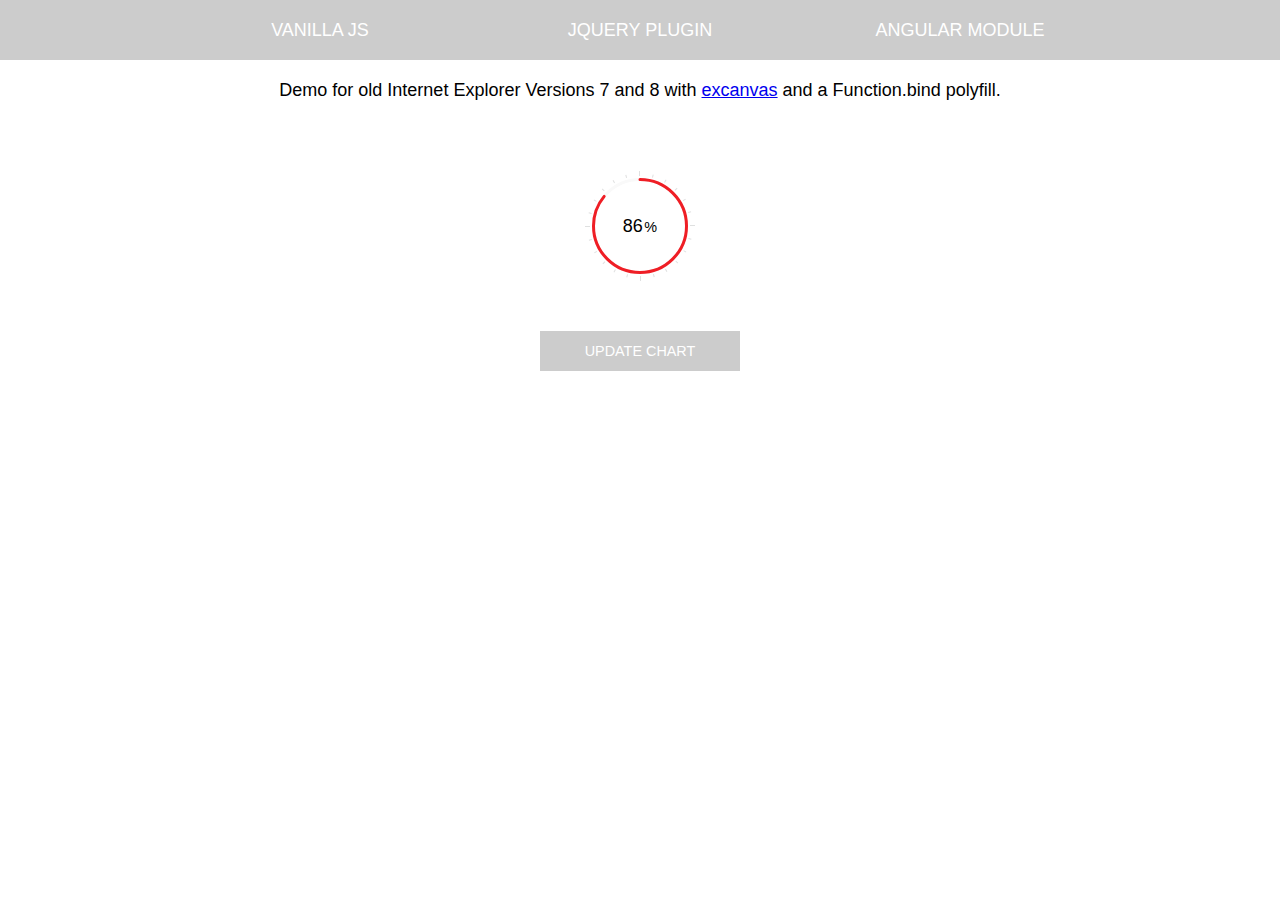
<file: assets/plugins/easy-pie-chart/demo/old-ie.html>
<!doctype html>
<html lang="en">
<head>
	<meta charset="UTF-8"/>
	<title>jQuery</title>
	<meta name="viewport" content="width=device-width"/>
	<link rel="stylesheet" href="style.css"/>
	<script src="excanvas.compiled.js"></script>
	<script>
	// IE function.bind polyfill
	if (!Function.prototype.bind) {
		Function.prototype.bind = function (oThis) {
			if (typeof this !== "function") {
				// closest thing possible to the ECMAScript 5 internal IsCallable function
				throw new TypeError("Function.prototype.bind - what is trying to be bound is not callable");
			}

			var aArgs = Array.prototype.slice.call(arguments, 1),
				fToBind = this,
				fNOP = function () {},
				fBound = function () {
					return fToBind.apply(this instanceof fNOP && oThis ? this : oThis,
				aArgs.concat(Array.prototype.slice.call(arguments)));
			};

			fNOP.prototype = this.prototype;
			fBound.prototype = new fNOP();

			return fBound;
		};
	}
	</script>
</head>
<body>

	<ul>
		<li><a href="index.html">Vanilla JS</a></li>
		<li><a href="jquery.html">jQuery plugin</a></li>
		<li><a href="angular.html">Angular module</a></li>
	</ul>

	<p>Demo for old Internet Explorer Versions 7 and 8 with <a href="http://excanvas.sourceforge.net" target="_blank">excanvas</a> and a Function.bind polyfill.</p>

	<span class="chart" data-percent="86">
		<span class="percent"></span>
	</span>

	<span class="btn js_update">Update chart</span>

	<script src="http://ajax.googleapis.com/ajax/libs/jquery/1.10.2/jquery.min.js"></script>
	<script src="../dist/jquery.easypiechart.min.js"></script>
	<script>
	$(function() {
		var $chart = $('.chart');
		$chart.easyPieChart({
			onStep: function(from, to, percent) {
				$(this.el).find('.percent').text(Math.round(percent));
			}
		});
		var chart = window.chart = $chart.data('easyPieChart');
		chart.update($chart.data('percent'));
		$('.js_update').on('click', function() {
			chart.update(Math.random()*200-100);
		});
	});
	</script>
</body>
</html>
</file>
<file: assets/plugins/easy-pie-chart/demo/style.css>
html,
body {
  padding: 0;
  margin: 0;
}
body {
  -webkit-font-smoothing: antialiased;
  text-align: center;
  font: 18px / 1.4 'Helvetica', 'Arial', sans-serif;
  padding-top: 60px;
}
ul {
  position: fixed;
  top: 0;
  left: 0;
  right: 0;
  margin: 0;
  padding: 0;
  height: 60px;
  background: #cccccc;
  font-size: 0;
  line-height: 0;
  letter-spacing: -0.3em;
}
li {
  position: relative;
  display: inline-block;
  vertical-align: top;
  width: 25%;
  text-align: center;
  font-size: 18px;
  line-height: 60px;
  letter-spacing: normal;
}
li a {
  display: block;
  color: #ffffff;
  text-decoration: none;
  text-transform: uppercase;
  white-space: nowrap;
}
li a:hover,
li a.active {
  background: #333333;
  color: #ffffff;
}
li a.active:after {
  content: '';
  position: absolute;
  top: 100%;
  left: 50%;
  margin-left: -10px;
  border: 10px solid;
  border-color: transparent;
  border-top-color: #333333;
}
.chart {
  position: relative;
  display: inline-block;
  width: 110px;
  height: 110px;
  margin-top: 50px;
  margin-bottom: 50px;
  text-align: center;
}
.chart canvas {
  position: absolute;
  top: 0;
  left: 0;
}
.percent {
  display: inline-block;
  line-height: 110px;
  z-index: 2;
}
.percent:after {
  content: '%';
  margin-left: 0.1em;
  font-size: .8em;
}
.angular {
  margin-top: 100px;
}
.angular .chart {
  margin-top: 0;
}
input {
  display: block;
  margin: auto;
  margin-bottom: 3em;
}
.btn {
  display: block;
  width: 200px;
  margin: 0 auto;
  padding: 10px 20px;
  background: #cccccc;
  color: #ffffff;
  text-transform: uppercase;
  cursor: pointer;
  font-size: 0.8em;
  -moz-box-sizing: border-box;
  box-sizing: border-box;
}
.btn:hover {
  background: #333333;
  color: #ffffff;
}
.span6 {
  float: left;
  width: 50%;
}
@media only screen and (max-width: 600px) {
  li {
    font-size: 14.4px;
  }
}
@media only screen and (max-width: 430px) {
  .span6 {
    float: none;
    width: 100%;
  }
  body {
    padding-top: 0;
  }
  ul {
    height: auto;
    position: static;
  }
  li {
    display: block;
    width: 100%;
  }
  li a {
    white-space: normal;
  }
  a.active:after {
    display: none;
  }
}
</file>
<file: assets/css/theme-3.css>
/*!   
 * Template Name: Sphere - Bootstrap 4 template for CV/resume/portfolio
 * Version: 4.1.1
 * Author: Xiaoying Riley
 * Copyright: 3rd Wave Media Ltd.
 * Website: http://themes.3rdwavemedia.com/
 * Twitter: @3rdwave_themes
*/
body {
    font-family: 'Roboto', sans-serif;
    color: #666;
    background: #f5f5f5;
    font-size: 14px;
    -webkit-font-smoothing: antialiased;
    -moz-osx-font-smoothing: grayscale;
    color: #444;
    overflow-x: hidden;
    position: relative
}

h1,
h2,
h3,
h4,
h5,
h6 {
    font-weight: 500
}

a {
    color: #009688;
    -webkit-transition: all 0.4s ease-in-out;
    -moz-transition: all 0.4s ease-in-out;
    -ms-transition: all 0.4s ease-in-out;
    -o-transition: all 0.4s ease-in-out
}

a:hover {
    text-decoration: underline;
    color: #004a43
}

a:focus {
    text-decoration: none
}

p {
    line-height: 1.5
}

.btn,
a.btn {
    background: #00635a;
    color: #fff;
    padding: 8px 15px;
    -webkit-border-radius: 2px;
    -moz-border-radius: 2px;
    -ms-border-radius: 2px;
    -o-border-radius: 2px;
    border-radius: 2px;
    -moz-background-clip: padding;
    -webkit-background-clip: padding-box;
    background-clip: padding-box;
    -webkit-box-shadow: 0 2px 4px 0 rgba(0, 0, 0, 0.4);
    -moz-box-shadow: 0 2px 4px 0 rgba(0, 0, 0, 0.4);
    box-shadow: 0 2px 4px 0 rgba(0, 0, 0, 0.4);
    text-transform: uppercase;
    font-weight: 500;
    font-size: 14px
}

.btn:hover,
a.btn:hover {
    color: #fff;
    background: #007d71
}

.btn:focus,
a.btn:focus {
    -webkit-box-shadow: none;
    -moz-box-shadow: none;
    box-shadow: none
}

#topcontrol {
    -webkit-transition: all 0.4s ease-in-out;
    -moz-transition: all 0.4s ease-in-out;
    -ms-transition: all 0.4s ease-in-out;
    -o-transition: all 0.4s ease-in-out;
    background: #00635a;
    color: #fff;
    text-align: center;
    display: inline-block;
    z-index: 30;
    width: 36px;
    height: 36px;
    -webkit-border-radius: 50%;
    -moz-border-radius: 50%;
    -ms-border-radius: 50%;
    -o-border-radius: 50%;
    border-radius: 50%;
    -moz-background-clip: padding;
    -webkit-background-clip: padding-box;
    background-clip: padding-box;
    -webkit-box-shadow: 0 6px 10px 0 rgba(0, 0, 0, 0.3);
    -moz-box-shadow: 0 6px 10px 0 rgba(0, 0, 0, 0.3);
    box-shadow: 0 6px 10px 0 rgba(0, 0, 0, 0.3)
}

#topcontrol:hover {
    background: #004a43;
    color: #fff
}

#topcontrol .svg-inline--fa {
    position: relative;
    top: 3px;
    font-size: 25px;
    font-weight: normal
}

.header {
    background: #009688;
    color: #fff
}

.header a {
    color: #fff
}

.header .top-bar {
    position: relative;
    padding-top: 15px;
    padding-bottom: 120px
}

.header .social {
    margin-bottom: 0
}

.header .social a {
    color: rgba(255, 255, 255, 0.8);
    display: inline-block;
    text-align: center;
    width: 32px;
    height: 32px;
    -webkit-border-radius: 50%;
    -moz-border-radius: 50%;
    -ms-border-radius: 50%;
    -o-border-radius: 50%;
    border-radius: 50%;
    -moz-background-clip: padding;
    -webkit-background-clip: padding-box;
    background-clip: padding-box;
    padding-top: 3px;
    font-size: 16px;
    border: 2px solid rgba(255, 255, 255, 0.8)
}

.header .social a:hover {
    color: #fff;
    border-color: #fff
}

.header .actions {
    position: absolute;
    right: 15px;
    top: 15px
}

.header .actions .svg-inline--fa {
    margin-right: 5px
}

.header .actions a {
    margin-right: 10px;
    color: #fff
}

.header .actions a:last-child {
    margin-right: 0
}

.header .profile-image {
    position: absolute;
    width: 160px;
    height: 160px;
    top: -80px;
    margin-left: -80px;
    left: 50%
}

.header .name {
    font-size: 48px;
    margin-bottom: 15px;
    letter-spacing: 0.5px
}

.header .title {
    font-size: 28px;
    font-weight: 300;
    color: rgba(255, 255, 255, 0.8);
    margin-bottom: 30px
}

.header .intro {
    background: #007d71;
    padding-top: 90px;
    padding-bottom: 60px;
    position: relative;
    font-size: 16px
}

.header .profile {
    max-width: 800px;
    margin: 0 auto
}

.header .contact-info {
    background: #00635a;
    padding-top: 30px;
    padding-bottom: 30px;
    font-size: 16px
}

.header .contact-info ul {
    margin-bottom: 0
}

.header .contact-info li {
    margin-right: 30px;
    color: rgba(255, 255, 255, 0.8)
}

.header .contact-info li a {
    color: rgba(255, 255, 255, 0.8)
}

.header .contact-info li a:hover {
    color: #fff
}

.header .contact-info li:last-child {
    margin-right: 0
}

.header .contact-info li .svg-inline--fa {
    margin-right: 10px
}

.page-nav-space-holder {
    height: 60px;
    position: relative
}

.page-nav-wrapper {
    background: #004a43;
    padding-top: 20px;
    padding-bottom: 20px;
    position: absolute;
    width: 100%;
    left: 0;
    -webkit-box-shadow: 0 4px 12px rgba(0, 0, 0, 0.2);
    -moz-box-shadow: 0 4px 12px rgba(0, 0, 0, 0.2);
    box-shadow: 0 4px 12px rgba(0, 0, 0, 0.2)
}

.page-nav-wrapper.fixed {
    position: fixed;
    top: 0;
    left: 0;
    width: 100%;
    z-index: 100;
    background: #009688
}

.page-nav-wrapper a {
    color: rgba(255, 255, 255, 0.6);
    text-decoration: none;
    font-weight: 500
}

.page-nav-wrapper .page-nav {
    margin: 0 auto;
    display: inline-block
}

.page-nav-wrapper .page-nav li {
    margin-right: 30px;
    display: inline-block;
    background: none
}

.page-nav-wrapper .page-nav li:hover,
.page-nav-wrapper .page-nav li:active {
    background: none
}

.page-nav-wrapper .page-nav li a {
    color: rgba(255, 255, 255, 0.6);
    padding: inherit
}

.page-nav-wrapper .page-nav li a:hover {
    color: #fff
}

.page-nav-wrapper .page-nav li a:hover,
.page-nav-wrapper .page-nav li a:active,
.page-nav-wrapper .page-nav li a:focus {
    background: none
}

.page-nav-wrapper .page-nav li a.active {
    color: #fff;
    background: none
}

.page-nav-wrapper .page-nav li:last-child {
    margin-right: 0
}

.wrapper {
    padding-top: 60px;
    padding-bottom: 60px
}

.section {
    -webkit-box-shadow: 0 1px 4px 0 rgba(0, 0, 0, 0.14);
    -moz-box-shadow: 0 1px 4px 0 rgba(0, 0, 0, 0.14);
    box-shadow: 0 1px 4px 0 rgba(0, 0, 0, 0.14);
    padding: 45px;
    background: #fff;
    margin-bottom: 45px;
    -webkit-border-radius: 2px;
    -moz-border-radius: 2px;
    -ms-border-radius: 2px;
    -o-border-radius: 2px;
    border-radius: 2px;
    -moz-background-clip: padding;
    -webkit-background-clip: padding-box;
    background-clip: padding-box
}

.section:last-child {
    margin-bottom: 0
}

.section-title {
    margin-top: 0;
    margin-bottom: 45px;
    font-size: 24px;
    text-align: center
}

.timeline {
    border-left: 3px solid #009688;
    border-bottom-right-radius: 2px;
    border-top-right-radius: 2px;
    position: relative;
    padding: 0 30px;
    margin-left: 280px
}

.timeline .item {
    position: relative;
    margin-bottom: 45px
}

.timeline .item:last-child {
    margin-bottom: 0
}

.timeline .item:before {
    content: "";
    position: absolute;
    left: -43px;
    top: 0;
    display: inline-block;
    width: 22px;
    height: 22px;
    -webkit-border-radius: 50%;
    -moz-border-radius: 50%;
    -ms-border-radius: 50%;
    -o-border-radius: 50%;
    border-radius: 50%;
    -moz-background-clip: padding;
    -webkit-background-clip: padding-box;
    background-clip: padding-box;
    background: #fff;
    border: 3px solid #009688
}

.timeline .item:after {
    content: "";
    position: absolute;
    left: -37px;
    top: 6px;
    display: inline-block;
    width: 10px;
    height: 10px;
    -webkit-border-radius: 50%;
    -moz-border-radius: 50%;
    -ms-border-radius: 50%;
    -o-border-radius: 50%;
    border-radius: 50%;
    -moz-background-clip: padding;
    -webkit-background-clip: padding-box;
    background-clip: padding-box;
    background: #009688;
    z-index: 10
}

.timeline .work-place {
    position: relative
}

.timeline .location {
    position: absolute;
    right: 0;
    top: 2px;
    color: #8a8a8a
}

.timeline .location .svg-inline--fa {
    margin-right: 5px
}

.timeline .place {
    margin-top: 0;
    margin-bottom: 15px;
    font-size: 20px;
    font-weight: 300
}

.timeline .job-meta {
    position: absolute;
    left: -280px;
    top: 0
}

.timeline .job-meta .title {
    font-size: 18px;
    color: #009688;
    max-width: 220px
}

.timeline .job-meta .time {
    color: #8a8a8a
}

.timeline .job-desc {
    color: #666
}

.education-section .item {
    margin-bottom: 45px
}

.education-section .item-inner {
    padding: 0 30px
}

.education-section .degree {
    font-size: 18px;
    color: #009688;
    margin-top: 0;
    margin-bottom: 0px
}

.education-section .education-body {
    font-weight: 500;
    margin-bottom: 0px;
    font-size: 16px;
    font-weight: 300
}

.education-section .time {
    color: #8a8a8a;
    margin-bottom: 15px
}

.education-section .desc {
    color: #666
}

.skills-section .subtitle {
    font-size: 18px;
    color: #8a8a8a;
    margin-top: 0;
    margin-bottom: 45px;
    font-weight: 300
}

.skills-section .top-skills {
    margin-bottom: 60px
}

.skills-section .top-skills .item {
    margin-bottom: 45px
}

.skills-section .level {
    color: #8a8a8a;
    margin-bottom: 15px
}

.skills-section .desc {
    color: #666
}

.skills-section .skill-tag {
    -webkit-box-shadow: 0 1px 4px 0 rgba(0, 0, 0, 0.14);
    -moz-box-shadow: 0 1px 4px 0 rgba(0, 0, 0, 0.14);
    box-shadow: 0 1px 4px 0 rgba(0, 0, 0, 0.14);
    padding: 6px 30px;
    display: inline-block;
    margin-right: 10px;
    border: 1px solid #f5f5f5;
    font-weight: 500;
    margin-bottom: 15px;
    font-size: 16px
}

.chart-easy-pie {
    positon: relative
}

.chart {
    width: 110px;
    height: 110px;
    vertical-align: middle;
    position: relative;
    margin: 0 auto;
    text-align: center;
    font-size: 20px;
    font-weight: 300;
    margin-bottom: 30px
}

.chart span {
    line-height: 110px
}

.chart canvas {
    position: absolute;
    left: 0;
    top: 0
}

.testimonials-section .testimonials-carousel {
    max-width: 800px;
    margin: 0 auto
}

.testimonials-section .item {
    padding-left: 60px;
    margin-bottom: 45px
}

.testimonials-section .quote {
    border-left: none;
    padding: 0;
    font-size: 22px;
    color: #666;
    font-weight: 300;
    position: relative
}

.testimonials-section .source .name {
    font-size: 16px
}

.testimonials-section .source .position {
    color: #8a8a8a
}

.testimonials-section .icon-holder {
    position: absolute;
    left: -60px;
    top: 0;
    width: 36px;
    height: 36px;
    display: inline-block;
    background: #009688;
    color: #fff;
    -webkit-border-radius: 50%;
    -moz-border-radius: 50%;
    -ms-border-radius: 50%;
    -o-border-radius: 50%;
    border-radius: 50%;
    -moz-background-clip: padding;
    -webkit-background-clip: padding-box;
    background-clip: padding-box;
    text-align: center;
    font-size: 16px
}

.testimonials-section .icon-holder .svg-inline--fa {
    margin-top: 8px
}

.testimonials-section .carousel-indicators {
    bottom: 0;
    margin-bottom: 0
}

.testimonials-section .carousel-indicators li {
    background-color: #bdbdbd;
    border: none;
    width: 10px;
    height: 10px;
    margin: 0;
    margin-right: 8px;
    -webkit-border-radius: 50%;
    -moz-border-radius: 50%;
    -ms-border-radius: 50%;
    -o-border-radius: 50%;
    border-radius: 50%;
    -moz-background-clip: padding;
    -webkit-background-clip: padding-box;
    background-clip: padding-box;
    cursor: pointer
}

.testimonials-section .carousel-indicators li.active {
    background-color: #009688;
    width: 10px;
    height: 10px;
    margin: 0;
    margin-right: 8px
}

.portfolio-section .filters {
    list-style: none;
    margin: 0 auto;
    margin-bottom: 60px;
    text-align: center;
    border-bottom: 1px solid #e8e8e8
}

.portfolio-section .filters .type {
    margin-right: 30px;
    list-style: none;
    display: inline-block;
    padding: 8px 15px;
    color: #8a8a8a;
    cursor: pointer;
    font-size: 14px;
    text-transform: uppercase;
    font-weight: 500
}

.portfolio-section .filters .type:last-child {
    margin-right: 0
}

.portfolio-section .filters .type.active {
    color: #009688;
    border-bottom: 2px solid #009688
}

.portfolio-section .item {
    margin-bottom: 30px
}

.portfolio-section .item .figure {
    margin-bottom: 0
}

.portfolio-section .item-inner {
    background: #009688;
    color: #fff;
    -webkit-border-radius: 2px;
    -moz-border-radius: 2px;
    -ms-border-radius: 2px;
    -o-border-radius: 2px;
    border-radius: 2px;
    -moz-background-clip: padding;
    -webkit-background-clip: padding-box;
    background-clip: padding-box;
    position: relative;
    -webkit-box-shadow: 0 1px 4px 0 rgba(0, 0, 0, 0.14);
    -moz-box-shadow: 0 1px 4px 0 rgba(0, 0, 0, 0.14);
    box-shadow: 0 1px 4px 0 rgba(0, 0, 0, 0.14)
}

.portfolio-section .item-inner:hover {
    background: #00a091
}

.portfolio-section .item-inner:hover img {
    -webkit-opacity: .9;
    -moz-opacity: .9;
    opacity: .9
}

.portfolio-section .item-inner .content {
    padding: 30px;
    padding-bottom: 75px;
    position: relative
}

.portfolio-section .item-inner .content a {
    color: #fff
}

.portfolio-section .item-inner .content .sub-title {
    font-size: 16px;
    margin-top: 0;
    margin-bottom: 5px
}

.portfolio-section .item-inner .content .meta {
    color: rgba(255, 255, 255, 0.8);
    font-size: 14px
}

.portfolio-section .item-inner .content .action {
    position: absolute;
    bottom: 30px;
    left: 30px
}

.portfolio-section .item-inner .link-mask {
    display: block;
    position: absolute;
    width: 100%;
    height: 100%;
    left: 0;
    top: 0
}

.contact-section .intro {
    position: relative;
    padding: 30px;
    padding-left: 190px;
    font-size: 16px;
    color: #666
}

.contact-section .intro .profile-image {
    width: 120px;
    height: 120px;
    position: absolute;
    left: 30px
}

.contact-section .intro p {
    margin-bottom: 15px
}

.contact-section .service-list {
    margin-left: 30px;
    margin-bottom: 15px
}

.contact-section .service-list li {
    margin-bottom: 15px
}

.contact-section .service-list .svg-inline--fa {
    color: #009688;
    margin-right: 5px
}

.contact-section .social {
    margin-bottom: 0
}

.contact-section .social li {
    margin-right: 10px
}

.contact-section .social li:last-child {
    margin-right: 0
}

.contact-section .social a {
    display: inline-block;
    text-align: center;
    font-size: 24px;
    color: #8a8a8a
}

.contact-section .social a:hover {
    color: #009688
}

.footer .container {
    padding: 30px;
    color: #8a8a8a;
    letter-spacing: 0.5px
}

.footer .container a {
    color: #8a8a8a
}

@media (max-width: 767px) {
    .header .social {
        margin: 0 auto;
        text-align: center
    }

    .header .actions {
        position: static;
        margin: 0 auto;
        margin-bottom: 30px;
        text-align: center
    }

    .header .actions .btn {
        margin-bottom: 15px;
        font-size: 12px;
        display: inline-block;
        width: 100%
    }

    .header .actions .btn:last-child {
        margin-bottom: 0
    }

    .header .name {
        font-size: 36px
    }

    .header .title {
        font-size: 22px
    }

    .header .contact-info li {
        margin-right: 0;
        margin-bottom: 15px;
        font-size: 14px;
        width: 100%;
        display: inline-block
    }

    .header .contact-info li:last-child {
        margin-bottom: 0
    }

    .section {
        padding: 30px
    }

    .section-title {
        font-size: 20px
    }

    .timeline {
        margin-left: 0;
        padding-right: 0
    }

    .timeline .place {
        margin-bottom: 5px
    }

    .timeline .job-meta {
        position: static;
        margin-bottom: 15px
    }

    .timeline .job-meta .title {
        max-width: none
    }

    .education-section .item {
        padding: 0
    }

    .portfolio-section .filters .type {
        font-size: 12px;
        margin-right: 5px;
        padding: 8px 5px
    }

    .portfolio-section .item-inner .content {
        padding: 15px
    }

    .portfolio-section .item-inner .content .sub-title {
        font-size: 14px;
        max-width: 120px;
        overflow: hidden;
        text-overflow: ellipsis;
        white-space: nowrap
    }

    .portfolio-section .item-inner .content .meta {
        margin-bottom: 30px;
        max-width: 120px;
        overflow: hidden;
        text-overflow: ellipsis;
        white-space: nowrap
    }

    .portfolio-section .item-inner .content .action {
        position: static;
        font-size: 12px
    }

    .contact-section .intro {
        padding: 0;
        text-align: center
    }

    .contact-section .intro .profile-image {
        position: static;
        margin: 0 auto;
        margin-bottom: 30px;
        text-align: center
    }

    .contact-section .service-list {
        margin-left: 0
    }

    .contact-section .social {
        margin: 0 auto
    }
}

.config-trigger {
    position: absolute;
    top: 30px;
    left: -36px;
    width: 36px;
    height: 36px;
    background: #222;
    color: #fff;
    text-align: center;
    -webkit-border-top-right-radius: 0;
    -webkit-border-bottom-right-radius: 0;
    -webkit-border-bottom-left-radius: 4px;
    -webkit-border-top-left-radius: 4px;
    -moz-border-radius-topright: 0;
    -moz-border-radius-bottomright: 0;
    -moz-border-radius-bottomleft: 4px;
    -moz-border-radius-topleft: 4px;
    border-top-right-radius: 0;
    border-bottom-right-radius: 0;
    border-bottom-left-radius: 4px;
    border-top-left-radius: 4px;
    -moz-background-clip: padding;
    -webkit-background-clip: padding-box;
    background-clip: padding-box;
    text-decoration: none
}

.config-trigger:hover {
    background: #000;
    text-decoration: none
}

.config-trigger:hover .svg-inline--fa {
    color: #fff
}

.config-trigger .svg-inline--fa {
    font-size: 20px;
    margin-top: 7px;
    display: block;
    color: rgba(255, 255, 255, 0.8)
}

.config-panel {
    position: absolute;
    top: 160px;
    right: -190px;
    z-index: 30;
    width: 190px
}

.config-panel .panel-inner {
    position: relative;
    background: #222;
    color: #fff;
    padding: 15px;
    -webkit-border-top-right-radius: 0;
    -webkit-border-bottom-right-radius: 0;
    -webkit-border-bottom-left-radius: 4px;
    -webkit-border-top-left-radius: 4px;
    -moz-border-radius-topright: 0;
    -moz-border-radius-bottomright: 0;
    -moz-border-radius-bottomleft: 4px;
    -moz-border-radius-topleft: 4px;
    border-top-right-radius: 0;
    border-bottom-right-radius: 0;
    border-bottom-left-radius: 4px;
    border-top-left-radius: 4px;
    -moz-background-clip: padding;
    -webkit-background-clip: padding-box;
    background-clip: padding-box
}

.config-panel .panel-title {
    font-weight: 600;
    margin-bottom: 15px;
    font-size: 14px;
    text-transform: uppercase
}

.config-panel label {
    color: #fff
}

.config-panel #color-options {
    margin-bottom: 0px
}

.config-panel #color-options li a {
    display: block;
    width: 28px;
    height: 20px;
    border: 2px solid transparent;
    margin-bottom: 10px
}

.config-panel #color-options li a:hover {
    -webkit-opacity: .9;
    -moz-opacity: .9;
    opacity: .9;
    border: 2px solid rgba(255, 255, 255, 0.8)
}

.config-panel #color-options li.active a {
    border: 2px solid #fff
}

.config-panel #color-options li.theme-1 a {
    background: #00BCD4
}

.config-panel #color-options li.theme-2 a {
    background-color: #03A9F4
}

.config-panel #color-options li.theme-3 a {
    background-color: #009688
}

.config-panel #color-options li.theme-4 a {
    background-color: #4CAF50
}

.config-panel #color-options li.theme-5 a {
    background-color: #8BC34A
}

.config-panel #color-options li.theme-6 a {
    background-color: #C0CA33
}

.config-panel #color-options li.theme-7 a {
    background-color: #FFC107
}

.config-panel #color-options li.theme-8 a {
    background-color: #FF9800
}

.config-panel #color-options li.theme-9 a {
    background-color: #FF5722
}

.config-panel #color-options li.theme-10 a {
    background-color: #795548
}

.config-panel #color-options li.theme-11 a {
    background-color: #607D8B
}

.config-panel #color-options li.theme-12 a {
    background-color: #673AB7
}

.config-panel #color-options li.theme-13 a {
    background-color: #3F51B5
}

.config-panel #color-options li.theme-14 a {
    background-color: #2196F3
}

.config-panel #color-options li.theme-15 a {
    background-color: #9C27B0
}

.config-panel #color-options li.theme-16 a {
    background-color: #E91E63
}

.config-panel .close {
    position: absolute;
    right: 5px;
    top: 5px;
    color: #fff
}

.config-panel .close .svg-inline--fa {
    color: #fff;
    font-size: 16px
}
</file>
